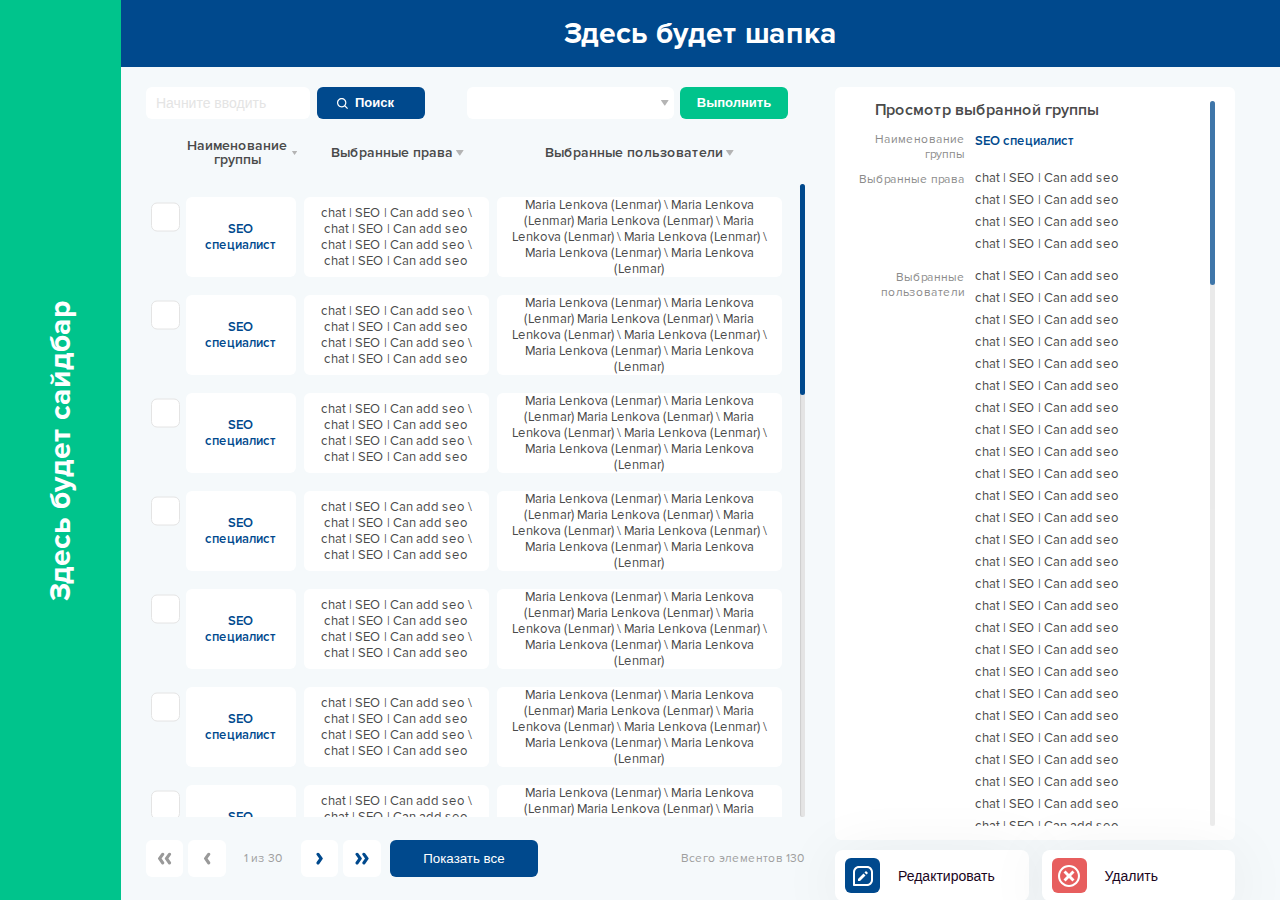
<file: index.html>
<!DOCTYPE html>
<html lang="en">

<head>
    <meta charset="UTF-8">
    <meta http-equiv="X-UA-Compatible" content="IE=edge">
    <meta name="viewport" content="width=device-width, initial-scale=1.0">
    <title>Группы</title>
    <link rel="stylesheet" href="css/nice-select.css">
    <link rel="stylesheet" href="css/datepicker.css">
    <link rel="stylesheet" href="https://cdn.jsdelivr.net/npm/bootstrap@4.6.0/dist/css/bootstrap.min.css" integrity="sha384-B0vP5xmATw1+K9KRQjQERJvTumQW0nPEzvF6L/Z6nronJ3oUOFUFpCjEUQouq2+l" crossorigin="anonymous">
    <link rel="stylesheet" href="css/jquery.mCustomScrollbar.css">
    <link rel="stylesheet" href="css/style.css">
</head>

<body>
    <div class="wrapper">
        <aside class='removed-sidebar'>
            <span>Здесь будет сайдбар</span>
        </aside>
        <main>
            <header class='removed-header'>Здесь будет шапка</header>
            <div class="content">
                <div class="content__left">
                    <div class="content-top">
                        <div class="content-top__left">
                            <div class="search">
                                <input type="text" placeholder="Начните вводить">
                                <button class="blue-btn">
                                    <svg width="11" height="11" viewBox="0 0 11 11" fill="none" xmlns="http://www.w3.org/2000/svg">
                                        <path d="M4.70412 9.40774C5.74783 9.40753 6.76147 9.05814 7.58363 8.41522L10.1685 11L11 10.1686L8.41508 7.58381C9.05837 6.76162 9.40799 5.7478 9.40824 4.70387C9.40824 2.11027 7.29786 0 4.70412 0C2.11039 0 0 2.11027 0 4.70387C0 7.29747 2.11039 9.40774 4.70412 9.40774ZM4.70412 1.17597C6.64986 1.17597 8.23221 2.75823 8.23221 4.70387C8.23221 6.64951 6.64986 8.23177 4.70412 8.23177C2.75838 8.23177 1.17603 6.64951 1.17603 4.70387C1.17603 2.75823 2.75838 1.17597 4.70412 1.17597Z" fill="white"></path>
                                    </svg>
                                    <span>Поиск</span>
                                </button>
                            </div>
                            <div class="action">
                                <select class="select" style="display: none;">
                                    <option disabled="" selected="" value="">Выберите действие</option>
                                    <option value="действие 1">действие 1</option>
                                    <option value="действие 2">действие 2</option>
                                    <option value="действие 3">действие 3</option>
                                </select>
                                <div class="nice-select select" tabindex="0"><span class="current">Выберите действие</span>
                                    <ul class="list">
                                        <li data-value="" class="option selected disabled">Выберите действие</li>
                                        <li data-value="действие 1" class="option">действие 1</li>
                                        <li data-value="действие 2" class="option">действие 2</li>
                                        <li data-value="действие 3" class="option">действие 3</li>
                                    </ul>
                                </div>
                                <button class="green-btn">Выполнить</button>
                            </div>
                        </div>
                    </div>

                    <div class="table">
                        <div class="table__head">
                            <div class="table__head-title"></div>
                            <div class="table__head-title">
                                <span>Наименование группы</span>
                                <svg class="svg-sort" width="8" height="6" viewBox="0 0 8 6" fill="none" xmlns="http://www.w3.org/2000/svg">
                                    <path d="M3.44095 5.46338C3.47535 5.51334 3.52138 5.5542 3.57508 5.58242C3.62878 5.61064 3.68853 5.62539 3.7492 5.62539C3.80986 5.62539 3.86962 5.61064 3.92331 5.58242C3.97701 5.5542 4.02305 5.51334 4.05745 5.46338L7.43245 0.588375C7.47151 0.532147 7.49442 0.466287 7.49869 0.397952C7.50295 0.329618 7.4884 0.261421 7.45663 0.200773C7.42486 0.140124 7.37707 0.0893432 7.31846 0.0539468C7.25985 0.0185505 7.19267 -0.000107379 7.1242 4.6487e-07H0.374198C0.305889 0.000282618 0.23895 0.0191805 0.180578 0.0546616C0.122207 0.0901427 0.0746116 0.140865 0.0429113 0.201373C0.0112111 0.261881 -0.00339494 0.329886 0.000664049 0.398075C0.00472303 0.466263 0.0272934 0.532055 0.065948 0.588375L3.44095 5.46338Z" fill="#B4B4B4"/>
                                </svg>
                            </div>
                            <div class="table__head-title">
                                <span>Выбранные права</span>
                                <svg class="svg-sort" width="8" height="6" viewBox="0 0 8 6" fill="none" xmlns="http://www.w3.org/2000/svg">
                                    <path d="M3.44095 5.46338C3.47535 5.51334 3.52138 5.5542 3.57508 5.58242C3.62878 5.61064 3.68853 5.62539 3.7492 5.62539C3.80986 5.62539 3.86962 5.61064 3.92331 5.58242C3.97701 5.5542 4.02305 5.51334 4.05745 5.46338L7.43245 0.588375C7.47151 0.532147 7.49442 0.466287 7.49869 0.397952C7.50295 0.329618 7.4884 0.261421 7.45663 0.200773C7.42486 0.140124 7.37707 0.0893432 7.31846 0.0539468C7.25985 0.0185505 7.19267 -0.000107379 7.1242 4.6487e-07H0.374198C0.305889 0.000282618 0.23895 0.0191805 0.180578 0.0546616C0.122207 0.0901427 0.0746116 0.140865 0.0429113 0.201373C0.0112111 0.261881 -0.00339494 0.329886 0.000664049 0.398075C0.00472303 0.466263 0.0272934 0.532055 0.065948 0.588375L3.44095 5.46338Z" fill="#B4B4B4"/>
                                </svg>
                            </div>
                            <div class="table__head-title">
                                <span>Выбранные пользователи</span>
                                <svg class="svg-sort" width="8" height="6" viewBox="0 0 8 6" fill="none" xmlns="http://www.w3.org/2000/svg">
                                    <path d="M3.44095 5.46338C3.47535 5.51334 3.52138 5.5542 3.57508 5.58242C3.62878 5.61064 3.68853 5.62539 3.7492 5.62539C3.80986 5.62539 3.86962 5.61064 3.92331 5.58242C3.97701 5.5542 4.02305 5.51334 4.05745 5.46338L7.43245 0.588375C7.47151 0.532147 7.49442 0.466287 7.49869 0.397952C7.50295 0.329618 7.4884 0.261421 7.45663 0.200773C7.42486 0.140124 7.37707 0.0893432 7.31846 0.0539468C7.25985 0.0185505 7.19267 -0.000107379 7.1242 4.6487e-07H0.374198C0.305889 0.000282618 0.23895 0.0191805 0.180578 0.0546616C0.122207 0.0901427 0.0746116 0.140865 0.0429113 0.201373C0.0112111 0.261881 -0.00339494 0.329886 0.000664049 0.398075C0.00472303 0.466263 0.0272934 0.532055 0.065948 0.588375L3.44095 5.46338Z" fill="#B4B4B4"/>
                                </svg>
                            </div>
                        </div>
                        <div class="table__rows" data-mcs-theme="3d-dark">
                            <div class="table__row">
                                <div class="table__check">
                                    <input type="checkbox" class="checkbox" id="c">
                                    <label for="c"></label>
                                </div>
                                <div>SEO специалист</div>
                                <div>chat | SEO | Can add seo \ chat | SEO | Can add seo chat | SEO | Can add seo \ chat | SEO | Can add seo</div>
                                <div>Maria Lenkova (Lenmar) \ Maria Lenkova (Lenmar) Maria Lenkova (Lenmar) \ Maria Lenkova (Lenmar) \ Maria Lenkova (Lenmar) \ Maria Lenkova (Lenmar) \ Maria Lenkova (Lenmar)</div>
                            </div>
                            <div class="table__row">
                                <div class="table__check">
                                    <input type="checkbox" class="checkbox" id="c2">
                                    <label for="c2"></label>
                                </div>
                                <div>SEO специалист</div>
                                <div>chat | SEO | Can add seo \ chat | SEO | Can add seo chat | SEO | Can add seo \ chat | SEO | Can add seo</div>
                                <div>Maria Lenkova (Lenmar) \ Maria Lenkova (Lenmar) Maria Lenkova (Lenmar) \ Maria Lenkova (Lenmar) \ Maria Lenkova (Lenmar) \ Maria Lenkova (Lenmar) \ Maria Lenkova (Lenmar)</div>
                            </div>
                            <div class="table__row">
                                <div class="table__check">
                                    <input type="checkbox" class="checkbox" id="c3">
                                    <label for="c3"></label>
                                </div>
                                <div>SEO специалист</div>
                                <div>chat | SEO | Can add seo \ chat | SEO | Can add seo chat | SEO | Can add seo \ chat | SEO | Can add seo</div>
                                <div>Maria Lenkova (Lenmar) \ Maria Lenkova (Lenmar) Maria Lenkova (Lenmar) \ Maria Lenkova (Lenmar) \ Maria Lenkova (Lenmar) \ Maria Lenkova (Lenmar) \ Maria Lenkova (Lenmar)</div>
                            </div>
                            <div class="table__row">
                                <div class="table__check">
                                    <input type="checkbox" class="checkbox" id="c4">
                                    <label for="c4"></label>
                                </div>
                                <div>SEO специалист</div>
                                <div>chat | SEO | Can add seo \ chat | SEO | Can add seo chat | SEO | Can add seo \ chat | SEO | Can add seo</div>
                                <div>Maria Lenkova (Lenmar) \ Maria Lenkova (Lenmar) Maria Lenkova (Lenmar) \ Maria Lenkova (Lenmar) \ Maria Lenkova (Lenmar) \ Maria Lenkova (Lenmar) \ Maria Lenkova (Lenmar)</div>
                            </div>
                            <div class="table__row">
                                <div class="table__check">
                                    <input type="checkbox" class="checkbox" id="c5">
                                    <label for="c5"></label>
                                </div>
                                <div>SEO специалист</div>
                                <div>chat | SEO | Can add seo \ chat | SEO | Can add seo chat | SEO | Can add seo \ chat | SEO | Can add seo</div>
                                <div>Maria Lenkova (Lenmar) \ Maria Lenkova (Lenmar) Maria Lenkova (Lenmar) \ Maria Lenkova (Lenmar) \ Maria Lenkova (Lenmar) \ Maria Lenkova (Lenmar) \ Maria Lenkova (Lenmar)</div>
                            </div>
                            <div class="table__row">
                                <div class="table__check">
                                    <input type="checkbox" class="checkbox" id="c6">
                                    <label for="c6"></label>
                                </div>
                                <div>SEO специалист</div>
                                <div>chat | SEO | Can add seo \ chat | SEO | Can add seo chat | SEO | Can add seo \ chat | SEO | Can add seo</div>
                                <div>Maria Lenkova (Lenmar) \ Maria Lenkova (Lenmar) Maria Lenkova (Lenmar) \ Maria Lenkova (Lenmar) \ Maria Lenkova (Lenmar) \ Maria Lenkova (Lenmar) \ Maria Lenkova (Lenmar)</div>
                            </div>
                            <div class="table__row">
                                <div class="table__check">
                                    <input type="checkbox" class="checkbox" id="c7">
                                    <label for="c7"></label>
                                </div>
                                <div>SEO специалист</div>
                                <div>chat | SEO | Can add seo \ chat | SEO | Can add seo chat | SEO | Can add seo \ chat | SEO | Can add seo</div>
                                <div>Maria Lenkova (Lenmar) \ Maria Lenkova (Lenmar) Maria Lenkova (Lenmar) \ Maria Lenkova (Lenmar) \ Maria Lenkova (Lenmar) \ Maria Lenkova (Lenmar) \ Maria Lenkova (Lenmar)</div>
                            </div>
                            <div class="table__row">
                                <div class="table__check">
                                    <input type="checkbox" class="checkbox" id="c8">
                                    <label for="c8"></label>
                                </div>
                                <div>SEO специалист</div>
                                <div>chat | SEO | Can add seo \ chat | SEO | Can add seo chat | SEO | Can add seo \ chat | SEO | Can add seo</div>
                                <div>Maria Lenkova (Lenmar) \ Maria Lenkova (Lenmar) Maria Lenkova (Lenmar) \ Maria Lenkova (Lenmar) \ Maria Lenkova (Lenmar) \ Maria Lenkova (Lenmar) \ Maria Lenkova (Lenmar)</div>
                            </div>
                            <div class="table__row">
                                <div class="table__check">
                                    <input type="checkbox" class="checkbox" id="c9">
                                    <label for="c9"></label>
                                </div>
                                <div>SEO специалист</div>
                                <div>chat | SEO | Can add seo \ chat | SEO | Can add seo chat | SEO | Can add seo \ chat | SEO | Can add seo</div>
                                <div>Maria Lenkova (Lenmar) \ Maria Lenkova (Lenmar) Maria Lenkova (Lenmar) \ Maria Lenkova (Lenmar) \ Maria Lenkova (Lenmar) \ Maria Lenkova (Lenmar) \ Maria Lenkova (Lenmar)</div>
                            </div>
                            <div class="table__row">
                                <div class="table__check">
                                    <input type="checkbox" class="checkbox" id="c10">
                                    <label for="c10"></label>
                                </div>
                                <div>SEO специалист</div>
                                <div>chat | SEO | Can add seo \ chat | SEO | Can add seo chat | SEO | Can add seo \ chat | SEO | Can add seo</div>
                                <div>Maria Lenkova (Lenmar) \ Maria Lenkova (Lenmar) Maria Lenkova (Lenmar) \ Maria Lenkova (Lenmar) \ Maria Lenkova (Lenmar) \ Maria Lenkova (Lenmar) \ Maria Lenkova (Lenmar)</div>
                            </div>
                            <div class="table__row">
                                <div class="table__check">
                                    <input type="checkbox" class="checkbox" id="c11">
                                    <label for="c11"></label>
                                </div>
                                <div>SEO специалист</div>
                                <div>chat | SEO | Can add seo \ chat | SEO | Can add seo chat | SEO | Can add seo \ chat | SEO | Can add seo</div>
                                <div>Maria Lenkova (Lenmar) \ Maria Lenkova (Lenmar) Maria Lenkova (Lenmar) \ Maria Lenkova (Lenmar) \ Maria Lenkova (Lenmar) \ Maria Lenkova (Lenmar) \ Maria Lenkova (Lenmar)</div>
                            </div>
                            <div class="table__row">
                                <div class="table__check">
                                    <input type="checkbox" class="checkbox" id="c12">
                                    <label for="c12"></label>
                                </div>
                                <div>SEO специалист</div>
                                <div>chat | SEO | Can add seo \ chat | SEO | Can add seo chat | SEO | Can add seo \ chat | SEO | Can add seo</div>
                                <div>Maria Lenkova (Lenmar) \ Maria Lenkova (Lenmar) Maria Lenkova (Lenmar) \ Maria Lenkova (Lenmar) \ Maria Lenkova (Lenmar) \ Maria Lenkova (Lenmar) \ Maria Lenkova (Lenmar)</div>
                            </div>
                            <div class="table__row">
                                <div class="table__check">
                                    <input type="checkbox" class="checkbox" id="c13">
                                    <label for="c13"></label>
                                </div>
                                <div>SEO специалист</div>
                                <div>chat | SEO | Can add seo \ chat | SEO | Can add seo chat | SEO | Can add seo \ chat | SEO | Can add seo</div>
                                <div>Maria Lenkova (Lenmar) \ Maria Lenkova (Lenmar) Maria Lenkova (Lenmar) \ Maria Lenkova (Lenmar) \ Maria Lenkova (Lenmar) \ Maria Lenkova (Lenmar) \ Maria Lenkova (Lenmar)</div>
                            </div>
                            <div class="table__row">
                                <div class="table__check">
                                    <input type="checkbox" class="checkbox" id="c14">
                                    <label for="c14"></label>
                                </div>
                                <div>SEO специалист</div>
                                <div>chat | SEO | Can add seo \ chat | SEO | Can add seo chat | SEO | Can add seo \ chat | SEO | Can add seo</div>
                                <div>Maria Lenkova (Lenmar) \ Maria Lenkova (Lenmar) Maria Lenkova (Lenmar) \ Maria Lenkova (Lenmar) \ Maria Lenkova (Lenmar) \ Maria Lenkova (Lenmar) \ Maria Lenkova (Lenmar)</div>
                            </div>
                            <div class="table__row">
                                <div class="table__check">
                                    <input type="checkbox" class="checkbox" id="c15">
                                    <label for="c15"></label>
                                </div>
                                <div>SEO специалист</div>
                                <div>chat | SEO | Can add seo \ chat | SEO | Can add seo chat | SEO | Can add seo \ chat | SEO | Can add seo</div>
                                <div>Maria Lenkova (Lenmar) \ Maria Lenkova (Lenmar) Maria Lenkova (Lenmar) \ Maria Lenkova (Lenmar) \ Maria Lenkova (Lenmar) \ Maria Lenkova (Lenmar) \ Maria Lenkova (Lenmar)</div>
                            </div>2

                        </div>


                    </div>
                    <div class="content-bottom">
                        <div class="content-bottom__left">
                            <div class="pagination">
                                <button class="pagination__btn pagination__btn--disabled">
                            <svg width="15" height="13" viewBox="0 0 15 13" fill="none" xmlns="http://www.w3.org/2000/svg">
                                <path d="M1.089 7.08982L4.53102 11.9035C4.82069 12.3125 5.28929 12.5596 5.79196 12.5596C7.06142 12.5596 7.79413 11.1282 7.06142 10.0973L4.5651 6.59567L7.06142 3.09401C7.80264 2.06311 7.06142 0.631772 5.79196 0.631772C5.28929 0.631772 4.81218 0.878848 4.5225 1.2878L1.08048 6.10152C0.876002 6.39971 0.876002 6.79163 1.089 7.08982Z" fill="#00498D"></path>
                                <path d="M7.90443 7.08982L11.3379 11.9035C11.6361 12.3125 12.1047 12.5596 12.6074 12.5596C13.8768 12.5596 14.6181 11.1282 13.8768 10.0973L11.3805 6.59567L13.8768 3.09401C14.6181 2.06311 13.8768 0.631772 12.6074 0.631772C12.1047 0.631772 11.6276 0.878848 11.3379 1.2878L7.89591 6.10152C7.69143 6.39971 7.69143 6.79163 7.90443 7.08982Z" fill="#00498D"></path>
                            </svg>
                        </button>
                                <button class="pagination__btn pagination__btn--disabled">
                            <svg width="8" height="13" viewBox="0 0 8 13" fill="none" xmlns="http://www.w3.org/2000/svg">
                                <path d="M1.09583 7.08982L4.53786 11.9035C4.82753 12.3125 5.29612 12.5596 5.79879 12.5596C7.06825 12.5596 7.80096 11.1282 7.06825 10.0973L4.57194 6.59567L7.06825 3.09401C7.80948 2.06311 7.06825 0.631772 5.79879 0.631772C5.29612 0.631772 4.81901 0.878848 4.52934 1.2878L1.08731 6.10152C0.882838 6.39971 0.882838 6.79163 1.09583 7.08982Z" fill="#00498D"></path>
                            </svg>
                        </button>
                                <span>1 из 30</span>
                                <button class="pagination__btn">
                            <svg width="7" height="13" viewBox="0 0 7 13" fill="none" xmlns="http://www.w3.org/2000/svg">
                                <path d="M6.66393 6.10146L3.22191 1.28774C2.93224 0.87879 2.46364 0.631714 1.96097 0.631714C0.691513 0.631714 -0.0411954 2.06305 0.691512 3.09395L3.18783 6.59561L0.691512 10.0973C-0.0497153 11.1282 0.691513 12.5595 1.96097 12.5595C2.46364 12.5595 2.94075 12.3124 3.23043 11.9035L6.67245 7.08976C6.87693 6.79157 6.87693 6.39966 6.66393 6.10146Z" fill="#00498D"></path>
                            </svg>
                        </button>
                                <button class="pagination__btn">
                            <svg width="14" height="13" viewBox="0 0 14 13" fill="none" xmlns="http://www.w3.org/2000/svg">
                                <path d="M13.5223 6.10146L10.0803 1.28774C9.79063 0.87879 9.32204 0.631714 8.81937 0.631714C7.54991 0.631714 6.8172 2.06305 7.54991 3.09395L10.0462 6.59561L7.54991 10.0973C6.80868 11.1282 7.54991 12.5595 8.81937 12.5595C9.32204 12.5595 9.79915 12.3124 10.0888 11.9035L13.5308 7.08976C13.7353 6.79157 13.7353 6.39966 13.5223 6.10146Z" fill="#00498D"></path>
                                <path d="M6.7069 6.10146L3.2734 1.28774C2.9752 0.87879 2.50661 0.631714 2.00394 0.631714C0.734481 0.631714 -0.00674638 2.06305 0.734481 3.09395L3.2308 6.59561L0.734481 10.0973C-0.00674638 11.1282 0.734481 12.5595 2.00394 12.5595C2.50661 12.5595 2.98372 12.3124 3.2734 11.9035L6.71542 7.08976C6.9199 6.79157 6.9199 6.39966 6.7069 6.10146Z" fill="#00498D"></path>
                            </svg>
                        </button>
                            </div>
                            <button class="show__all blue-btn">
                        Показать все
                        <select class="select" style="display: none;">
                            <option value="10">10</option>
                            <option value="20">20</option>
                            <option value="30">30</option>
                        </select><div class="nice-select select" tabindex="0"><span class="current">10</span><ul class="list"><li data-value="10" class="option selected">10</li><li data-value="20" class="option">20</li><li data-value="30" class="option">30</li></ul></div>
                    </button>
                        </div>
                        <div class="content-bottom__right">
                            Всего элементов 130
                        </div>
                    </div>
                </div>
                <div class="content__right">
                    <div class="content__right-inner">

                        <div class="group-view">
                            <p class="content__right-title">Просмотр выбранной группы</p>
                            <div class="group-view__item">
                                <span>Наименование группы</span>
                                <div>
                                    <strong>SEO специалист</strong>
                                </div>
                            </div>
                            <div class="group-view__item">
                                <span>Выбранные права</span>
                                <div>
                                    <p>chat | SEO | Can add seo</p>
                                    <p>chat | SEO | Can add seo</p>
                                    <p>chat | SEO | Can add seo</p>
                                    <p>chat | SEO | Can add seo</p>

                                </div>
                            </div>
                            <div class="group-view__item">
                                <span>Выбранные пользователи</span>
                                <div>
                                    <p>chat | SEO | Can add seo</p>
                                    <p>chat | SEO | Can add seo</p>
                                    <p>chat | SEO | Can add seo</p>
                                    <p>chat | SEO | Can add seo</p>
                                    <p>chat | SEO | Can add seo</p>
                                    <p>chat | SEO | Can add seo</p>
                                    <p>chat | SEO | Can add seo</p>
                                    <p>chat | SEO | Can add seo</p>
                                    <p>chat | SEO | Can add seo</p>
                                    <p>chat | SEO | Can add seo</p>
                                    <p>chat | SEO | Can add seo</p>
                                    <p>chat | SEO | Can add seo</p>
                                    <p>chat | SEO | Can add seo</p>
                                    <p>chat | SEO | Can add seo</p>
                                    <p>chat | SEO | Can add seo</p>
                                    <p>chat | SEO | Can add seo</p>
                                    <p>chat | SEO | Can add seo</p>
                                    <p>chat | SEO | Can add seo</p>
                                    <p>chat | SEO | Can add seo</p>
                                    <p>chat | SEO | Can add seo</p>
                                    <p>chat | SEO | Can add seo</p>
                                    <p>chat | SEO | Can add seo</p>
                                    <p>chat | SEO | Can add seo</p>
                                    <p>chat | SEO | Can add seo</p>
                                    <p>chat | SEO | Can add seo</p>
                                    <p>chat | SEO | Can add seo</p>
                                    <p>chat | SEO | Can add seo</p>
                                    <p>chat | SEO | Can add seo</p>
                                    <p>chat | SEO | Can add seo</p>
                                    <p>chat | SEO | Can add seo</p>
                                    <p>chat | SEO | Can add seo</p>
                                    <p>chat | SEO | Can add seo</p>
                                    <p>chat | SEO | Can add seo</p>
                                    <p>chat | SEO | Can add seo</p>
                                    <p>chat | SEO | Can add seo</p>
                                    <p>chat | SEO | Can add seo</p>
                                    <p>chat | SEO | Can add seo</p>
                                    <p>chat | SEO | Can add seo</p>
                                    <p>chat | SEO | Can add seo</p>
                                    <p>chat | SEO | Can add seo</p>
                                    <p>chat | SEO | Can add seo</p>
                                    <p>chat | SEO | Can add seo</p>
                                    <p>chat | SEO | Can add seo</p>
                                    <p>chat | SEO | Can add seo</p>
                                    <p>chat | SEO | Can add seo</p>
                                    <p>chat | SEO | Can add seo</p>
                                    <p>chat | SEO | Can add seo</p>
                                    <p>chat | SEO | Can add seo</p>
                                    <p>chat | SEO | Can add seo</p>
                                    <p>chat | SEO | Can add seo</p>
                                    <p>chat | SEO | Can add seo</p>
                                    <p>chat | SEO | Can add seo</p>
                                    <p>chat | SEO | Can add seo</p>
                                    <p>chat | SEO | Can add seo</p>
                                    <p>chat | SEO | Can add seo</p>
                                    <p>chat | SEO | Can add seo</p>
                                    <p>chat | SEO | Can add seo</p>
                                    <p>chat | SEO | Can add seo</p>
                                    <p>chat | SEO | Can add seo</p>
                                    <p>chat | SEO | Can add seo</p>
                                </div>
                            </div>
                        </div>
                    </div>
                    <div class="content__right-nav">
                        <button class="edit-btn custom-btn">
                            <i>
                                <svg width="20" height="20" viewBox="0 0 20 20" fill="none" xmlns="http://www.w3.org/2000/svg">
                                    <path d="M14 0H6C2.691 0 0 2.691 0 6V19C0 19.2652 0.105357 19.5196 0.292893 19.7071C0.48043 19.8946 0.734784 20 1 20H14C17.309 20 20 17.309 20 14V6C20 2.691 17.309 0 14 0ZM18 14C18 16.206 16.206 18 14 18H2V6C2 3.794 3.794 2 6 2H14C16.206 2 18 3.794 18 6V14Z" fill="white"></path>
                                    <path d="M5 12.9868V14.9858H6.999L12.528 9.46382L10.53 7.46582L5 12.9868Z" fill="white"></path>
                                    <path d="M13.4707 8.522L11.4727 6.522L12.9957 5L14.9957 6.999L13.4707 8.522Z" fill="white"></path>
                                </svg>
                            </i>
                            <span>Редактировать</span>
                        </button>
                        <button class="delete-btn custom-btn">
                            <i>
                                <svg width="22" height="22" viewBox="0 0 22 22" fill="none" xmlns="http://www.w3.org/2000/svg">
                                    <path d="M11 0C8.08262 0 5.28473 1.15893 3.22183 3.22183C1.15893 5.28473 0 8.08262 0 11C0 13.9174 1.15893 16.7153 3.22183 18.7782C5.28473 20.8411 8.08262 22 11 22C13.9174 22 16.7153 20.8411 18.7782 18.7782C20.8411 16.7153 22 13.9174 22 11C22 8.08262 20.8411 5.28473 18.7782 3.22183C16.7153 1.15893 13.9174 0 11 0V0ZM11 19.9375C8.62963 19.9375 6.35634 18.9959 4.68023 17.3198C3.00413 15.6437 2.0625 13.3704 2.0625 11C2.0625 8.62963 3.00413 6.35634 4.68023 4.68023C6.35634 3.00413 8.62963 2.0625 11 2.0625C13.3704 2.0625 15.6437 3.00413 17.3198 4.68023C18.9959 6.35634 19.9375 8.62963 19.9375 11C19.9375 13.3704 18.9959 15.6437 17.3198 17.3198C15.6437 18.9959 13.3704 19.9375 11 19.9375Z" fill="#FFFFFF"></path>
                                    <path d="M14.4375 5.5L11 8.9375L7.5625 5.5L5.5 7.5625L8.9375 11L5.5 14.4375L7.5625 16.5L11 13.0625L14.4375 16.5L16.5 14.4375L13.0625 11L16.5 7.5625L14.4375 5.5Z" fill="#FFFFFF"></path>
                                </svg>
                            </i>
                            <span>Удалить</span>
                        </button>
                    </div>
                </div>

            </div>
        </main>
    </div>

    <script src="js/jquery-1.11.3.min.js"></script>
    <script src="js/bootstrap.min.js"></script>
    <script src="js/jquery.mCustomScrollbar.concat.min.js"></script>
    <script src="js/jquery.nice-select.min.js"></script>
    <script src="js/datapicker.js"></script>
    <script src="js/chart.min.js"></script>

    <script src="js/index.js"></script>
</body>

</html>
</file>
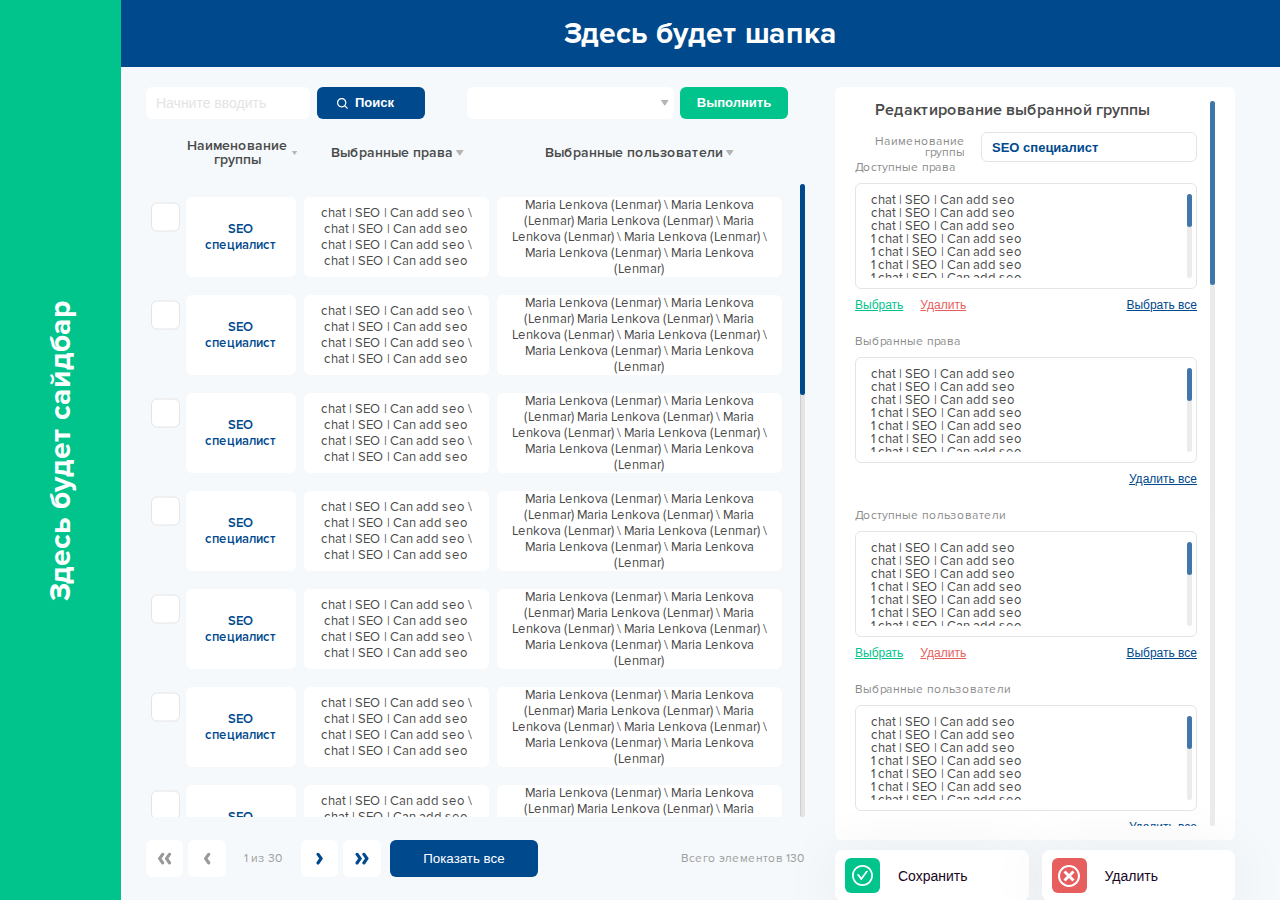
<file: index2.html>
<!DOCTYPE html>
<html lang="en">

<head>
    <meta charset="UTF-8">
    <meta http-equiv="X-UA-Compatible" content="IE=edge">
    <meta name="viewport" content="width=device-width, initial-scale=1.0">
    <title>Группы</title>
    <link rel="stylesheet" href="css/nice-select.css">
    <link rel="stylesheet" href="css/datepicker.css">
    <link rel="stylesheet" href="https://cdn.jsdelivr.net/npm/bootstrap@4.6.0/dist/css/bootstrap.min.css" integrity="sha384-B0vP5xmATw1+K9KRQjQERJvTumQW0nPEzvF6L/Z6nronJ3oUOFUFpCjEUQouq2+l" crossorigin="anonymous">
    <link rel="stylesheet" href="css/jquery.mCustomScrollbar.css">
    <link rel="stylesheet" href="css/style.css">
</head>

<body>
    <div class="wrapper">
        <aside class='removed-sidebar'>
            <span>Здесь будет сайдбар</span>
        </aside>
        <main>
            <header class='removed-header'>Здесь будет шапка</header>
            <div class="content">
                <div class="content__left">
                    <div class="content-top">
                        <div class="content-top__left">
                            <div class="search">
                                <input type="text" placeholder="Начните вводить">
                                <button class="blue-btn">
                                    <svg width="11" height="11" viewBox="0 0 11 11" fill="none" xmlns="http://www.w3.org/2000/svg">
                                        <path d="M4.70412 9.40774C5.74783 9.40753 6.76147 9.05814 7.58363 8.41522L10.1685 11L11 10.1686L8.41508 7.58381C9.05837 6.76162 9.40799 5.7478 9.40824 4.70387C9.40824 2.11027 7.29786 0 4.70412 0C2.11039 0 0 2.11027 0 4.70387C0 7.29747 2.11039 9.40774 4.70412 9.40774ZM4.70412 1.17597C6.64986 1.17597 8.23221 2.75823 8.23221 4.70387C8.23221 6.64951 6.64986 8.23177 4.70412 8.23177C2.75838 8.23177 1.17603 6.64951 1.17603 4.70387C1.17603 2.75823 2.75838 1.17597 4.70412 1.17597Z" fill="white"></path>
                                    </svg>
                                    <span>Поиск</span>
                                </button>
                            </div>
                            <div class="action">
                                <select class="select" style="display: none;">
                                    <option disabled="" selected="" value="">Выберите действие</option>
                                    <option value="действие 1">действие 1</option>
                                    <option value="действие 2">действие 2</option>
                                    <option value="действие 3">действие 3</option>
                                </select>
                                <div class="nice-select select" tabindex="0"><span class="current">Выберите действие</span>
                                    <ul class="list">
                                        <li data-value="" class="option selected disabled">Выберите действие</li>
                                        <li data-value="действие 1" class="option">действие 1</li>
                                        <li data-value="действие 2" class="option">действие 2</li>
                                        <li data-value="действие 3" class="option">действие 3</li>
                                    </ul>
                                </div>
                                <button class="green-btn">Выполнить</button>
                            </div>
                        </div>
                    </div>

                    <div class="table">
                        <div class="table__head">
                            <div class="table__head-title"></div>
                            <div class="table__head-title">
                                <span>Наименование группы</span>
                                <svg class="svg-sort" width="8" height="6" viewBox="0 0 8 6" fill="none" xmlns="http://www.w3.org/2000/svg">
                                    <path d="M3.44095 5.46338C3.47535 5.51334 3.52138 5.5542 3.57508 5.58242C3.62878 5.61064 3.68853 5.62539 3.7492 5.62539C3.80986 5.62539 3.86962 5.61064 3.92331 5.58242C3.97701 5.5542 4.02305 5.51334 4.05745 5.46338L7.43245 0.588375C7.47151 0.532147 7.49442 0.466287 7.49869 0.397952C7.50295 0.329618 7.4884 0.261421 7.45663 0.200773C7.42486 0.140124 7.37707 0.0893432 7.31846 0.0539468C7.25985 0.0185505 7.19267 -0.000107379 7.1242 4.6487e-07H0.374198C0.305889 0.000282618 0.23895 0.0191805 0.180578 0.0546616C0.122207 0.0901427 0.0746116 0.140865 0.0429113 0.201373C0.0112111 0.261881 -0.00339494 0.329886 0.000664049 0.398075C0.00472303 0.466263 0.0272934 0.532055 0.065948 0.588375L3.44095 5.46338Z" fill="#B4B4B4"/>
                                </svg>
                            </div>
                            <div class="table__head-title">
                                <span>Выбранные права</span>
                                <svg class="svg-sort" width="8" height="6" viewBox="0 0 8 6" fill="none" xmlns="http://www.w3.org/2000/svg">
                                    <path d="M3.44095 5.46338C3.47535 5.51334 3.52138 5.5542 3.57508 5.58242C3.62878 5.61064 3.68853 5.62539 3.7492 5.62539C3.80986 5.62539 3.86962 5.61064 3.92331 5.58242C3.97701 5.5542 4.02305 5.51334 4.05745 5.46338L7.43245 0.588375C7.47151 0.532147 7.49442 0.466287 7.49869 0.397952C7.50295 0.329618 7.4884 0.261421 7.45663 0.200773C7.42486 0.140124 7.37707 0.0893432 7.31846 0.0539468C7.25985 0.0185505 7.19267 -0.000107379 7.1242 4.6487e-07H0.374198C0.305889 0.000282618 0.23895 0.0191805 0.180578 0.0546616C0.122207 0.0901427 0.0746116 0.140865 0.0429113 0.201373C0.0112111 0.261881 -0.00339494 0.329886 0.000664049 0.398075C0.00472303 0.466263 0.0272934 0.532055 0.065948 0.588375L3.44095 5.46338Z" fill="#B4B4B4"/>
                                </svg>
                            </div>
                            <div class="table__head-title">
                                <span>Выбранные пользователи</span>
                                <svg class="svg-sort" width="8" height="6" viewBox="0 0 8 6" fill="none" xmlns="http://www.w3.org/2000/svg">
                                    <path d="M3.44095 5.46338C3.47535 5.51334 3.52138 5.5542 3.57508 5.58242C3.62878 5.61064 3.68853 5.62539 3.7492 5.62539C3.80986 5.62539 3.86962 5.61064 3.92331 5.58242C3.97701 5.5542 4.02305 5.51334 4.05745 5.46338L7.43245 0.588375C7.47151 0.532147 7.49442 0.466287 7.49869 0.397952C7.50295 0.329618 7.4884 0.261421 7.45663 0.200773C7.42486 0.140124 7.37707 0.0893432 7.31846 0.0539468C7.25985 0.0185505 7.19267 -0.000107379 7.1242 4.6487e-07H0.374198C0.305889 0.000282618 0.23895 0.0191805 0.180578 0.0546616C0.122207 0.0901427 0.0746116 0.140865 0.0429113 0.201373C0.0112111 0.261881 -0.00339494 0.329886 0.000664049 0.398075C0.00472303 0.466263 0.0272934 0.532055 0.065948 0.588375L3.44095 5.46338Z" fill="#B4B4B4"/>
                                </svg>
                            </div>
                        </div>
                        <div class="table__rows" data-mcs-theme="3d-dark">
                            <div class="table__row">
                                <div class="table__check">
                                    <input type="checkbox" class="checkbox" id="c">
                                    <label for="c"></label>
                                </div>
                                <div>SEO специалист</div>
                                <div>chat | SEO | Can add seo \ chat | SEO | Can add seo chat | SEO | Can add seo \ chat | SEO | Can add seo</div>
                                <div>Maria Lenkova (Lenmar) \ Maria Lenkova (Lenmar) Maria Lenkova (Lenmar) \ Maria Lenkova (Lenmar) \ Maria Lenkova (Lenmar) \ Maria Lenkova (Lenmar) \ Maria Lenkova (Lenmar)</div>
                            </div>
                            <div class="table__row">
                                <div class="table__check">
                                    <input type="checkbox" class="checkbox" id="c2">
                                    <label for="c2"></label>
                                </div>
                                <div>SEO специалист</div>
                                <div>chat | SEO | Can add seo \ chat | SEO | Can add seo chat | SEO | Can add seo \ chat | SEO | Can add seo</div>
                                <div>Maria Lenkova (Lenmar) \ Maria Lenkova (Lenmar) Maria Lenkova (Lenmar) \ Maria Lenkova (Lenmar) \ Maria Lenkova (Lenmar) \ Maria Lenkova (Lenmar) \ Maria Lenkova (Lenmar)</div>
                            </div>
                            <div class="table__row">
                                <div class="table__check">
                                    <input type="checkbox" class="checkbox" id="c3">
                                    <label for="c3"></label>
                                </div>
                                <div>SEO специалист</div>
                                <div>chat | SEO | Can add seo \ chat | SEO | Can add seo chat | SEO | Can add seo \ chat | SEO | Can add seo</div>
                                <div>Maria Lenkova (Lenmar) \ Maria Lenkova (Lenmar) Maria Lenkova (Lenmar) \ Maria Lenkova (Lenmar) \ Maria Lenkova (Lenmar) \ Maria Lenkova (Lenmar) \ Maria Lenkova (Lenmar)</div>
                            </div>
                            <div class="table__row">
                                <div class="table__check">
                                    <input type="checkbox" class="checkbox" id="c4">
                                    <label for="c4"></label>
                                </div>
                                <div>SEO специалист</div>
                                <div>chat | SEO | Can add seo \ chat | SEO | Can add seo chat | SEO | Can add seo \ chat | SEO | Can add seo</div>
                                <div>Maria Lenkova (Lenmar) \ Maria Lenkova (Lenmar) Maria Lenkova (Lenmar) \ Maria Lenkova (Lenmar) \ Maria Lenkova (Lenmar) \ Maria Lenkova (Lenmar) \ Maria Lenkova (Lenmar)</div>
                            </div>
                            <div class="table__row">
                                <div class="table__check">
                                    <input type="checkbox" class="checkbox" id="c5">
                                    <label for="c5"></label>
                                </div>
                                <div>SEO специалист</div>
                                <div>chat | SEO | Can add seo \ chat | SEO | Can add seo chat | SEO | Can add seo \ chat | SEO | Can add seo</div>
                                <div>Maria Lenkova (Lenmar) \ Maria Lenkova (Lenmar) Maria Lenkova (Lenmar) \ Maria Lenkova (Lenmar) \ Maria Lenkova (Lenmar) \ Maria Lenkova (Lenmar) \ Maria Lenkova (Lenmar)</div>
                            </div>
                            <div class="table__row">
                                <div class="table__check">
                                    <input type="checkbox" class="checkbox" id="c6">
                                    <label for="c6"></label>
                                </div>
                                <div>SEO специалист</div>
                                <div>chat | SEO | Can add seo \ chat | SEO | Can add seo chat | SEO | Can add seo \ chat | SEO | Can add seo</div>
                                <div>Maria Lenkova (Lenmar) \ Maria Lenkova (Lenmar) Maria Lenkova (Lenmar) \ Maria Lenkova (Lenmar) \ Maria Lenkova (Lenmar) \ Maria Lenkova (Lenmar) \ Maria Lenkova (Lenmar)</div>
                            </div>
                            <div class="table__row">
                                <div class="table__check">
                                    <input type="checkbox" class="checkbox" id="c7">
                                    <label for="c7"></label>
                                </div>
                                <div>SEO специалист</div>
                                <div>chat | SEO | Can add seo \ chat | SEO | Can add seo chat | SEO | Can add seo \ chat | SEO | Can add seo</div>
                                <div>Maria Lenkova (Lenmar) \ Maria Lenkova (Lenmar) Maria Lenkova (Lenmar) \ Maria Lenkova (Lenmar) \ Maria Lenkova (Lenmar) \ Maria Lenkova (Lenmar) \ Maria Lenkova (Lenmar)</div>
                            </div>
                            <div class="table__row">
                                <div class="table__check">
                                    <input type="checkbox" class="checkbox" id="c8">
                                    <label for="c8"></label>
                                </div>
                                <div>SEO специалист</div>
                                <div>chat | SEO | Can add seo \ chat | SEO | Can add seo chat | SEO | Can add seo \ chat | SEO | Can add seo</div>
                                <div>Maria Lenkova (Lenmar) \ Maria Lenkova (Lenmar) Maria Lenkova (Lenmar) \ Maria Lenkova (Lenmar) \ Maria Lenkova (Lenmar) \ Maria Lenkova (Lenmar) \ Maria Lenkova (Lenmar)</div>
                            </div>
                            <div class="table__row">
                                <div class="table__check">
                                    <input type="checkbox" class="checkbox" id="c9">
                                    <label for="c9"></label>
                                </div>
                                <div>SEO специалист</div>
                                <div>chat | SEO | Can add seo \ chat | SEO | Can add seo chat | SEO | Can add seo \ chat | SEO | Can add seo</div>
                                <div>Maria Lenkova (Lenmar) \ Maria Lenkova (Lenmar) Maria Lenkova (Lenmar) \ Maria Lenkova (Lenmar) \ Maria Lenkova (Lenmar) \ Maria Lenkova (Lenmar) \ Maria Lenkova (Lenmar)</div>
                            </div>
                            <div class="table__row">
                                <div class="table__check">
                                    <input type="checkbox" class="checkbox" id="c10">
                                    <label for="c10"></label>
                                </div>
                                <div>SEO специалист</div>
                                <div>chat | SEO | Can add seo \ chat | SEO | Can add seo chat | SEO | Can add seo \ chat | SEO | Can add seo</div>
                                <div>Maria Lenkova (Lenmar) \ Maria Lenkova (Lenmar) Maria Lenkova (Lenmar) \ Maria Lenkova (Lenmar) \ Maria Lenkova (Lenmar) \ Maria Lenkova (Lenmar) \ Maria Lenkova (Lenmar)</div>
                            </div>
                            <div class="table__row">
                                <div class="table__check">
                                    <input type="checkbox" class="checkbox" id="c11">
                                    <label for="c11"></label>
                                </div>
                                <div>SEO специалист</div>
                                <div>chat | SEO | Can add seo \ chat | SEO | Can add seo chat | SEO | Can add seo \ chat | SEO | Can add seo</div>
                                <div>Maria Lenkova (Lenmar) \ Maria Lenkova (Lenmar) Maria Lenkova (Lenmar) \ Maria Lenkova (Lenmar) \ Maria Lenkova (Lenmar) \ Maria Lenkova (Lenmar) \ Maria Lenkova (Lenmar)</div>
                            </div>
                            <div class="table__row">
                                <div class="table__check">
                                    <input type="checkbox" class="checkbox" id="c12">
                                    <label for="c12"></label>
                                </div>
                                <div>SEO специалист</div>
                                <div>chat | SEO | Can add seo \ chat | SEO | Can add seo chat | SEO | Can add seo \ chat | SEO | Can add seo</div>
                                <div>Maria Lenkova (Lenmar) \ Maria Lenkova (Lenmar) Maria Lenkova (Lenmar) \ Maria Lenkova (Lenmar) \ Maria Lenkova (Lenmar) \ Maria Lenkova (Lenmar) \ Maria Lenkova (Lenmar)</div>
                            </div>
                            <div class="table__row">
                                <div class="table__check">
                                    <input type="checkbox" class="checkbox" id="c13">
                                    <label for="c13"></label>
                                </div>
                                <div>SEO специалист</div>
                                <div>chat | SEO | Can add seo \ chat | SEO | Can add seo chat | SEO | Can add seo \ chat | SEO | Can add seo</div>
                                <div>Maria Lenkova (Lenmar) \ Maria Lenkova (Lenmar) Maria Lenkova (Lenmar) \ Maria Lenkova (Lenmar) \ Maria Lenkova (Lenmar) \ Maria Lenkova (Lenmar) \ Maria Lenkova (Lenmar)</div>
                            </div>
                            <div class="table__row">
                                <div class="table__check">
                                    <input type="checkbox" class="checkbox" id="c14">
                                    <label for="c14"></label>
                                </div>
                                <div>SEO специалист</div>
                                <div>chat | SEO | Can add seo \ chat | SEO | Can add seo chat | SEO | Can add seo \ chat | SEO | Can add seo</div>
                                <div>Maria Lenkova (Lenmar) \ Maria Lenkova (Lenmar) Maria Lenkova (Lenmar) \ Maria Lenkova (Lenmar) \ Maria Lenkova (Lenmar) \ Maria Lenkova (Lenmar) \ Maria Lenkova (Lenmar)</div>
                            </div>
                            <div class="table__row">
                                <div class="table__check">
                                    <input type="checkbox" class="checkbox" id="c15">
                                    <label for="c15"></label>
                                </div>
                                <div>SEO специалист</div>
                                <div>chat | SEO | Can add seo \ chat | SEO | Can add seo chat | SEO | Can add seo \ chat | SEO | Can add seo</div>
                                <div>Maria Lenkova (Lenmar) \ Maria Lenkova (Lenmar) Maria Lenkova (Lenmar) \ Maria Lenkova (Lenmar) \ Maria Lenkova (Lenmar) \ Maria Lenkova (Lenmar) \ Maria Lenkova (Lenmar)</div>
                            </div>2

                        </div>


                    </div>
                    <div class="content-bottom">
                        <div class="content-bottom__left">
                            <div class="pagination">
                                <button class="pagination__btn pagination__btn--disabled">
                            <svg width="15" height="13" viewBox="0 0 15 13" fill="none" xmlns="http://www.w3.org/2000/svg">
                                <path d="M1.089 7.08982L4.53102 11.9035C4.82069 12.3125 5.28929 12.5596 5.79196 12.5596C7.06142 12.5596 7.79413 11.1282 7.06142 10.0973L4.5651 6.59567L7.06142 3.09401C7.80264 2.06311 7.06142 0.631772 5.79196 0.631772C5.28929 0.631772 4.81218 0.878848 4.5225 1.2878L1.08048 6.10152C0.876002 6.39971 0.876002 6.79163 1.089 7.08982Z" fill="#00498D"></path>
                                <path d="M7.90443 7.08982L11.3379 11.9035C11.6361 12.3125 12.1047 12.5596 12.6074 12.5596C13.8768 12.5596 14.6181 11.1282 13.8768 10.0973L11.3805 6.59567L13.8768 3.09401C14.6181 2.06311 13.8768 0.631772 12.6074 0.631772C12.1047 0.631772 11.6276 0.878848 11.3379 1.2878L7.89591 6.10152C7.69143 6.39971 7.69143 6.79163 7.90443 7.08982Z" fill="#00498D"></path>
                            </svg>
                        </button>
                                <button class="pagination__btn pagination__btn--disabled">
                            <svg width="8" height="13" viewBox="0 0 8 13" fill="none" xmlns="http://www.w3.org/2000/svg">
                                <path d="M1.09583 7.08982L4.53786 11.9035C4.82753 12.3125 5.29612 12.5596 5.79879 12.5596C7.06825 12.5596 7.80096 11.1282 7.06825 10.0973L4.57194 6.59567L7.06825 3.09401C7.80948 2.06311 7.06825 0.631772 5.79879 0.631772C5.29612 0.631772 4.81901 0.878848 4.52934 1.2878L1.08731 6.10152C0.882838 6.39971 0.882838 6.79163 1.09583 7.08982Z" fill="#00498D"></path>
                            </svg>
                        </button>
                                <span>1 из 30</span>
                                <button class="pagination__btn">
                            <svg width="7" height="13" viewBox="0 0 7 13" fill="none" xmlns="http://www.w3.org/2000/svg">
                                <path d="M6.66393 6.10146L3.22191 1.28774C2.93224 0.87879 2.46364 0.631714 1.96097 0.631714C0.691513 0.631714 -0.0411954 2.06305 0.691512 3.09395L3.18783 6.59561L0.691512 10.0973C-0.0497153 11.1282 0.691513 12.5595 1.96097 12.5595C2.46364 12.5595 2.94075 12.3124 3.23043 11.9035L6.67245 7.08976C6.87693 6.79157 6.87693 6.39966 6.66393 6.10146Z" fill="#00498D"></path>
                            </svg>
                        </button>
                                <button class="pagination__btn">
                            <svg width="14" height="13" viewBox="0 0 14 13" fill="none" xmlns="http://www.w3.org/2000/svg">
                                <path d="M13.5223 6.10146L10.0803 1.28774C9.79063 0.87879 9.32204 0.631714 8.81937 0.631714C7.54991 0.631714 6.8172 2.06305 7.54991 3.09395L10.0462 6.59561L7.54991 10.0973C6.80868 11.1282 7.54991 12.5595 8.81937 12.5595C9.32204 12.5595 9.79915 12.3124 10.0888 11.9035L13.5308 7.08976C13.7353 6.79157 13.7353 6.39966 13.5223 6.10146Z" fill="#00498D"></path>
                                <path d="M6.7069 6.10146L3.2734 1.28774C2.9752 0.87879 2.50661 0.631714 2.00394 0.631714C0.734481 0.631714 -0.00674638 2.06305 0.734481 3.09395L3.2308 6.59561L0.734481 10.0973C-0.00674638 11.1282 0.734481 12.5595 2.00394 12.5595C2.50661 12.5595 2.98372 12.3124 3.2734 11.9035L6.71542 7.08976C6.9199 6.79157 6.9199 6.39966 6.7069 6.10146Z" fill="#00498D"></path>
                            </svg>
                        </button>
                            </div>
                            <button class="show__all blue-btn">
                        Показать все
                        <select class="select" style="display: none;">
                            <option value="10">10</option>
                            <option value="20">20</option>
                            <option value="30">30</option>
                        </select><div class="nice-select select" tabindex="0"><span class="current">10</span><ul class="list"><li data-value="10" class="option selected">10</li><li data-value="20" class="option">20</li><li data-value="30" class="option">30</li></ul></div>
                    </button>
                        </div>
                        <div class="content-bottom__right">
                            Всего элементов 130
                        </div>
                    </div>
                </div>
                <div class="content__right">
                    <div class="content__right-inner">

                        <div class="group-edit">
                            <p class="content__right-title">Редактирование выбранной группы</p>
                            <div class="group-edit__top">
                                <span>Наименование группы</span>
                                <div>
                                    <input type="text" value="SEO специалист">
                                </div>
                            </div>
                            <div class="group-edit__item">
                                <span>Доступные права</span>
                                <div class="group-edit__item-edit-block">
                                    chat | SEO | Can add seo <br> chat | SEO | Can add seo <br> chat | SEO | Can add seo <br>1 chat | SEO | Can add seo <br>1 chat | SEO | Can add seo <br>1 chat | SEO | Can add seo <br>1 chat | SEO | Can add seo <br>1
                                    chat | SEO | Can add seo <br> chat | SEO | Can add seo <br>
                                </div>
                                <div class="group-edit__item-nav">
                                    <button class="group-edit__item-btn-green">Выбрать</button>
                                    <button class="group-edit__item-btn-red">Удалить</button>
                                    <button class="group-edit__item-btn-blue">Выбрать все</button>
                                </div>
                            </div>
                            <div class="group-edit__item">
                                <span>Выбранные права</span>
                                <div class="group-edit__item-edit-block">
                                    chat | SEO | Can add seo <br> chat | SEO | Can add seo <br> chat | SEO | Can add seo <br>1 chat | SEO | Can add seo <br>1 chat | SEO | Can add seo <br>1 chat | SEO | Can add seo <br>1 chat | SEO | Can add seo <br>1
                                    chat | SEO | Can add seo <br> chat | SEO | Can add seo <br>
                                </div>
                                <div class="group-edit__item-nav">
                                    <button class="group-edit__item-btn-blue">Удалить все</button>
                                </div>
                            </div>
                            <div class="group-edit__item">
                                <span>Доступные пользователи</span>
                                <div class="group-edit__item-edit-block">
                                    chat | SEO | Can add seo <br> chat | SEO | Can add seo <br> chat | SEO | Can add seo <br>1 chat | SEO | Can add seo <br>1 chat | SEO | Can add seo <br>1 chat | SEO | Can add seo <br>1 chat | SEO | Can add seo <br>1
                                    chat | SEO | Can add seo <br> chat | SEO | Can add seo <br>
                                </div>
                                <div class="group-edit__item-nav">
                                    <button class="group-edit__item-btn-green">Выбрать</button>
                                    <button class="group-edit__item-btn-red">Удалить</button>
                                    <button class="group-edit__item-btn-blue">Выбрать все</button>
                                </div>
                            </div>
                            <div class="group-edit__item">
                                <span>Выбранные пользователи</span>
                                <div class="group-edit__item-edit-block">
                                    chat | SEO | Can add seo <br> chat | SEO | Can add seo <br> chat | SEO | Can add seo <br>1 chat | SEO | Can add seo <br>1 chat | SEO | Can add seo <br>1 chat | SEO | Can add seo <br>1 chat | SEO | Can add seo <br>1
                                    chat | SEO | Can add seo <br> chat | SEO | Can add seo <br>
                                </div>
                                <div class="group-edit__item-nav">
                                    <button class="group-edit__item-btn-blue">Удалить все</button>
                                </div>
                            </div>
                        </div>
                    </div>
                    <div class="content__right-nav">
                        <button class="save-btn custom-btn">
                            <i>
                                <svg width="21" height="21" viewBox="0 0 21 21" fill="none" xmlns="http://www.w3.org/2000/svg">
                                    <path d="M15.7751 6H14.4522C14.1645 6 13.8909 6.13869 13.7217 6.37644L9.28767 12.5467L7.2794 9.75024C7.11017 9.51532 6.83939 9.37381 6.54887 9.37381H5.22601C5.04267 9.37381 4.93548 9.58325 5.04267 9.73326L8.55714 14.6241C8.64016 14.7404 8.74961 14.8352 8.87641 14.9005C9.00321 14.9659 9.14371 15 9.28626 15C9.42882 15 9.56932 14.9659 9.69612 14.9005C9.82292 14.8352 9.93237 14.7404 10.0154 14.6241L15.9556 6.35946C16.0656 6.20945 15.9584 6 15.7751 6Z" fill="white"></path>
                                    <path d="M10.5 0C4.70156 0 0 4.70156 0 10.5C0 16.2984 4.70156 21 10.5 21C16.2984 21 21 16.2984 21 10.5C21 4.70156 16.2984 0 10.5 0ZM10.5 19.2188C5.68594 19.2188 1.78125 15.3141 1.78125 10.5C1.78125 5.68594 5.68594 1.78125 10.5 1.78125C15.3141 1.78125 19.2188 5.68594 19.2188 10.5C19.2188 15.3141 15.3141 19.2188 10.5 19.2188Z" fill="white"></path>
                                </svg>
                            </i>
                            <span>Сохранить</span>
                        </button>
                        <button class="delete-btn custom-btn">
                            <i>
                                <svg width="22" height="22" viewBox="0 0 22 22" fill="none" xmlns="http://www.w3.org/2000/svg">
                                    <path d="M11 0C8.08262 0 5.28473 1.15893 3.22183 3.22183C1.15893 5.28473 0 8.08262 0 11C0 13.9174 1.15893 16.7153 3.22183 18.7782C5.28473 20.8411 8.08262 22 11 22C13.9174 22 16.7153 20.8411 18.7782 18.7782C20.8411 16.7153 22 13.9174 22 11C22 8.08262 20.8411 5.28473 18.7782 3.22183C16.7153 1.15893 13.9174 0 11 0V0ZM11 19.9375C8.62963 19.9375 6.35634 18.9959 4.68023 17.3198C3.00413 15.6437 2.0625 13.3704 2.0625 11C2.0625 8.62963 3.00413 6.35634 4.68023 4.68023C6.35634 3.00413 8.62963 2.0625 11 2.0625C13.3704 2.0625 15.6437 3.00413 17.3198 4.68023C18.9959 6.35634 19.9375 8.62963 19.9375 11C19.9375 13.3704 18.9959 15.6437 17.3198 17.3198C15.6437 18.9959 13.3704 19.9375 11 19.9375Z" fill="#FFFFFF"></path>
                                    <path d="M14.4375 5.5L11 8.9375L7.5625 5.5L5.5 7.5625L8.9375 11L5.5 14.4375L7.5625 16.5L11 13.0625L14.4375 16.5L16.5 14.4375L13.0625 11L16.5 7.5625L14.4375 5.5Z" fill="#FFFFFF"></path>
                                </svg>
                            </i>
                            <span>Удалить</span>
                        </button>
                    </div>
                </div>

            </div>
        </main>
    </div>

    <script src="js/jquery-1.11.3.min.js"></script>
    <script src="js/bootstrap.min.js"></script>
    <script src="js/jquery.mCustomScrollbar.concat.min.js"></script>
    <script src="js/jquery.nice-select.min.js"></script>
    <script src="js/datapicker.js"></script>
    <script src="js/chart.min.js"></script>

    <script src="js/index.js"></script>
</body>

</html>
</file>
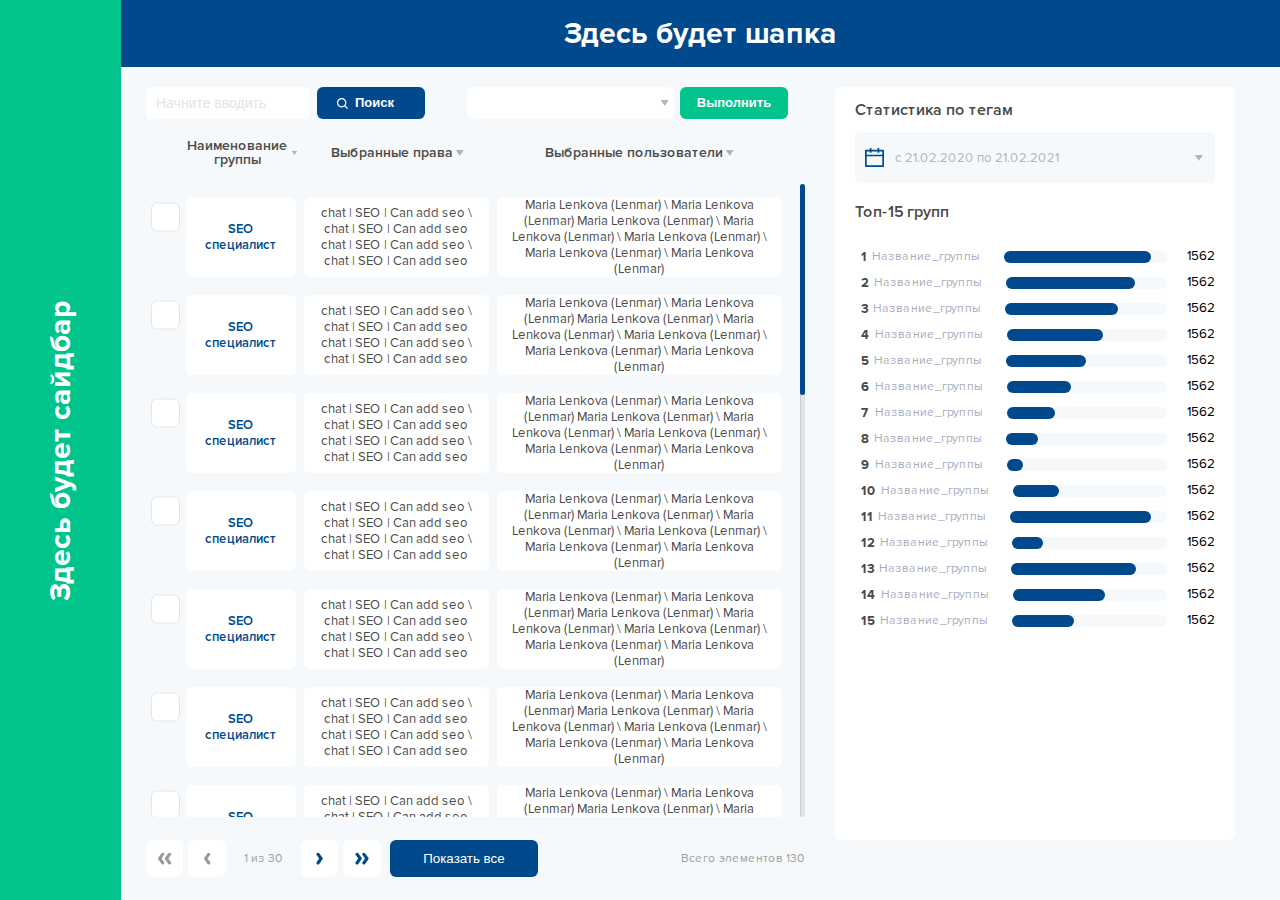
<file: index3.html>
<!DOCTYPE html>
<html lang="en">

<head>
    <meta charset="UTF-8">
    <meta http-equiv="X-UA-Compatible" content="IE=edge">
    <meta name="viewport" content="width=device-width, initial-scale=1.0">
    <title>Группы</title>
    <link rel="stylesheet" href="css/nice-select.css">
    <link rel="stylesheet" href="css/datepicker.css">
    <link rel="stylesheet" href="https://cdn.jsdelivr.net/npm/bootstrap@4.6.0/dist/css/bootstrap.min.css" integrity="sha384-B0vP5xmATw1+K9KRQjQERJvTumQW0nPEzvF6L/Z6nronJ3oUOFUFpCjEUQouq2+l" crossorigin="anonymous">
    <link rel="stylesheet" href="css/jquery.mCustomScrollbar.css">
    <link rel="stylesheet" href="css/style.css">
</head>

<body>
    <div class="wrapper">
        <aside class='removed-sidebar'>
            <span>Здесь будет сайдбар</span>
        </aside>
        <main>
            <header class='removed-header'>Здесь будет шапка</header>
            <div class="content">
                <div class="content__left">
                    <div class="content-top">
                        <div class="content-top__left">
                            <div class="search">
                                <input type="text" placeholder="Начните вводить">
                                <button class="blue-btn">
                                    <svg width="11" height="11" viewBox="0 0 11 11" fill="none" xmlns="http://www.w3.org/2000/svg">
                                        <path d="M4.70412 9.40774C5.74783 9.40753 6.76147 9.05814 7.58363 8.41522L10.1685 11L11 10.1686L8.41508 7.58381C9.05837 6.76162 9.40799 5.7478 9.40824 4.70387C9.40824 2.11027 7.29786 0 4.70412 0C2.11039 0 0 2.11027 0 4.70387C0 7.29747 2.11039 9.40774 4.70412 9.40774ZM4.70412 1.17597C6.64986 1.17597 8.23221 2.75823 8.23221 4.70387C8.23221 6.64951 6.64986 8.23177 4.70412 8.23177C2.75838 8.23177 1.17603 6.64951 1.17603 4.70387C1.17603 2.75823 2.75838 1.17597 4.70412 1.17597Z" fill="white"></path>
                                    </svg>
                                    <span>Поиск</span>
                                </button>
                            </div>
                            <div class="action">
                                <select class="select" style="display: none;">
                                    <option disabled="" selected="" value="">Выберите действие</option>
                                    <option value="действие 1">действие 1</option>
                                    <option value="действие 2">действие 2</option>
                                    <option value="действие 3">действие 3</option>
                                </select>
                                <div class="nice-select select" tabindex="0"><span class="current">Выберите действие</span>
                                    <ul class="list">
                                        <li data-value="" class="option selected disabled">Выберите действие</li>
                                        <li data-value="действие 1" class="option">действие 1</li>
                                        <li data-value="действие 2" class="option">действие 2</li>
                                        <li data-value="действие 3" class="option">действие 3</li>
                                    </ul>
                                </div>
                                <button class="green-btn">Выполнить</button>
                            </div>
                        </div>
                    </div>

                    <div class="table">
                        <div class="table__head">
                            <div class="table__head-title"></div>
                            <div class="table__head-title">
                                <span>Наименование группы</span>
                                <svg class="svg-sort" width="8" height="6" viewBox="0 0 8 6" fill="none" xmlns="http://www.w3.org/2000/svg">
                                    <path d="M3.44095 5.46338C3.47535 5.51334 3.52138 5.5542 3.57508 5.58242C3.62878 5.61064 3.68853 5.62539 3.7492 5.62539C3.80986 5.62539 3.86962 5.61064 3.92331 5.58242C3.97701 5.5542 4.02305 5.51334 4.05745 5.46338L7.43245 0.588375C7.47151 0.532147 7.49442 0.466287 7.49869 0.397952C7.50295 0.329618 7.4884 0.261421 7.45663 0.200773C7.42486 0.140124 7.37707 0.0893432 7.31846 0.0539468C7.25985 0.0185505 7.19267 -0.000107379 7.1242 4.6487e-07H0.374198C0.305889 0.000282618 0.23895 0.0191805 0.180578 0.0546616C0.122207 0.0901427 0.0746116 0.140865 0.0429113 0.201373C0.0112111 0.261881 -0.00339494 0.329886 0.000664049 0.398075C0.00472303 0.466263 0.0272934 0.532055 0.065948 0.588375L3.44095 5.46338Z" fill="#B4B4B4"/>
                                </svg>
                            </div>
                            <div class="table__head-title">
                                <span>Выбранные права</span>
                                <svg class="svg-sort" width="8" height="6" viewBox="0 0 8 6" fill="none" xmlns="http://www.w3.org/2000/svg">
                                    <path d="M3.44095 5.46338C3.47535 5.51334 3.52138 5.5542 3.57508 5.58242C3.62878 5.61064 3.68853 5.62539 3.7492 5.62539C3.80986 5.62539 3.86962 5.61064 3.92331 5.58242C3.97701 5.5542 4.02305 5.51334 4.05745 5.46338L7.43245 0.588375C7.47151 0.532147 7.49442 0.466287 7.49869 0.397952C7.50295 0.329618 7.4884 0.261421 7.45663 0.200773C7.42486 0.140124 7.37707 0.0893432 7.31846 0.0539468C7.25985 0.0185505 7.19267 -0.000107379 7.1242 4.6487e-07H0.374198C0.305889 0.000282618 0.23895 0.0191805 0.180578 0.0546616C0.122207 0.0901427 0.0746116 0.140865 0.0429113 0.201373C0.0112111 0.261881 -0.00339494 0.329886 0.000664049 0.398075C0.00472303 0.466263 0.0272934 0.532055 0.065948 0.588375L3.44095 5.46338Z" fill="#B4B4B4"/>
                                </svg>
                            </div>
                            <div class="table__head-title">
                                <span>Выбранные пользователи</span>
                                <svg class="svg-sort" width="8" height="6" viewBox="0 0 8 6" fill="none" xmlns="http://www.w3.org/2000/svg">
                                    <path d="M3.44095 5.46338C3.47535 5.51334 3.52138 5.5542 3.57508 5.58242C3.62878 5.61064 3.68853 5.62539 3.7492 5.62539C3.80986 5.62539 3.86962 5.61064 3.92331 5.58242C3.97701 5.5542 4.02305 5.51334 4.05745 5.46338L7.43245 0.588375C7.47151 0.532147 7.49442 0.466287 7.49869 0.397952C7.50295 0.329618 7.4884 0.261421 7.45663 0.200773C7.42486 0.140124 7.37707 0.0893432 7.31846 0.0539468C7.25985 0.0185505 7.19267 -0.000107379 7.1242 4.6487e-07H0.374198C0.305889 0.000282618 0.23895 0.0191805 0.180578 0.0546616C0.122207 0.0901427 0.0746116 0.140865 0.0429113 0.201373C0.0112111 0.261881 -0.00339494 0.329886 0.000664049 0.398075C0.00472303 0.466263 0.0272934 0.532055 0.065948 0.588375L3.44095 5.46338Z" fill="#B4B4B4"/>
                                </svg>
                            </div>
                        </div>
                        <div class="table__rows" data-mcs-theme="3d-dark">
                            <div class="table__row">
                                <div class="table__check">
                                    <input type="checkbox" class="checkbox" id="c">
                                    <label for="c"></label>
                                </div>
                                <div>SEO специалист</div>
                                <div>chat | SEO | Can add seo \ chat | SEO | Can add seo chat | SEO | Can add seo \ chat | SEO | Can add seo</div>
                                <div>Maria Lenkova (Lenmar) \ Maria Lenkova (Lenmar) Maria Lenkova (Lenmar) \ Maria Lenkova (Lenmar) \ Maria Lenkova (Lenmar) \ Maria Lenkova (Lenmar) \ Maria Lenkova (Lenmar)</div>
                            </div>
                            <div class="table__row">
                                <div class="table__check">
                                    <input type="checkbox" class="checkbox" id="c2">
                                    <label for="c2"></label>
                                </div>
                                <div>SEO специалист</div>
                                <div>chat | SEO | Can add seo \ chat | SEO | Can add seo chat | SEO | Can add seo \ chat | SEO | Can add seo</div>
                                <div>Maria Lenkova (Lenmar) \ Maria Lenkova (Lenmar) Maria Lenkova (Lenmar) \ Maria Lenkova (Lenmar) \ Maria Lenkova (Lenmar) \ Maria Lenkova (Lenmar) \ Maria Lenkova (Lenmar)</div>
                            </div>
                            <div class="table__row">
                                <div class="table__check">
                                    <input type="checkbox" class="checkbox" id="c3">
                                    <label for="c3"></label>
                                </div>
                                <div>SEO специалист</div>
                                <div>chat | SEO | Can add seo \ chat | SEO | Can add seo chat | SEO | Can add seo \ chat | SEO | Can add seo</div>
                                <div>Maria Lenkova (Lenmar) \ Maria Lenkova (Lenmar) Maria Lenkova (Lenmar) \ Maria Lenkova (Lenmar) \ Maria Lenkova (Lenmar) \ Maria Lenkova (Lenmar) \ Maria Lenkova (Lenmar)</div>
                            </div>
                            <div class="table__row">
                                <div class="table__check">
                                    <input type="checkbox" class="checkbox" id="c4">
                                    <label for="c4"></label>
                                </div>
                                <div>SEO специалист</div>
                                <div>chat | SEO | Can add seo \ chat | SEO | Can add seo chat | SEO | Can add seo \ chat | SEO | Can add seo</div>
                                <div>Maria Lenkova (Lenmar) \ Maria Lenkova (Lenmar) Maria Lenkova (Lenmar) \ Maria Lenkova (Lenmar) \ Maria Lenkova (Lenmar) \ Maria Lenkova (Lenmar) \ Maria Lenkova (Lenmar)</div>
                            </div>
                            <div class="table__row">
                                <div class="table__check">
                                    <input type="checkbox" class="checkbox" id="c5">
                                    <label for="c5"></label>
                                </div>
                                <div>SEO специалист</div>
                                <div>chat | SEO | Can add seo \ chat | SEO | Can add seo chat | SEO | Can add seo \ chat | SEO | Can add seo</div>
                                <div>Maria Lenkova (Lenmar) \ Maria Lenkova (Lenmar) Maria Lenkova (Lenmar) \ Maria Lenkova (Lenmar) \ Maria Lenkova (Lenmar) \ Maria Lenkova (Lenmar) \ Maria Lenkova (Lenmar)</div>
                            </div>
                            <div class="table__row">
                                <div class="table__check">
                                    <input type="checkbox" class="checkbox" id="c6">
                                    <label for="c6"></label>
                                </div>
                                <div>SEO специалист</div>
                                <div>chat | SEO | Can add seo \ chat | SEO | Can add seo chat | SEO | Can add seo \ chat | SEO | Can add seo</div>
                                <div>Maria Lenkova (Lenmar) \ Maria Lenkova (Lenmar) Maria Lenkova (Lenmar) \ Maria Lenkova (Lenmar) \ Maria Lenkova (Lenmar) \ Maria Lenkova (Lenmar) \ Maria Lenkova (Lenmar)</div>
                            </div>
                            <div class="table__row">
                                <div class="table__check">
                                    <input type="checkbox" class="checkbox" id="c7">
                                    <label for="c7"></label>
                                </div>
                                <div>SEO специалист</div>
                                <div>chat | SEO | Can add seo \ chat | SEO | Can add seo chat | SEO | Can add seo \ chat | SEO | Can add seo</div>
                                <div>Maria Lenkova (Lenmar) \ Maria Lenkova (Lenmar) Maria Lenkova (Lenmar) \ Maria Lenkova (Lenmar) \ Maria Lenkova (Lenmar) \ Maria Lenkova (Lenmar) \ Maria Lenkova (Lenmar)</div>
                            </div>
                            <div class="table__row">
                                <div class="table__check">
                                    <input type="checkbox" class="checkbox" id="c8">
                                    <label for="c8"></label>
                                </div>
                                <div>SEO специалист</div>
                                <div>chat | SEO | Can add seo \ chat | SEO | Can add seo chat | SEO | Can add seo \ chat | SEO | Can add seo</div>
                                <div>Maria Lenkova (Lenmar) \ Maria Lenkova (Lenmar) Maria Lenkova (Lenmar) \ Maria Lenkova (Lenmar) \ Maria Lenkova (Lenmar) \ Maria Lenkova (Lenmar) \ Maria Lenkova (Lenmar)</div>
                            </div>
                            <div class="table__row">
                                <div class="table__check">
                                    <input type="checkbox" class="checkbox" id="c9">
                                    <label for="c9"></label>
                                </div>
                                <div>SEO специалист</div>
                                <div>chat | SEO | Can add seo \ chat | SEO | Can add seo chat | SEO | Can add seo \ chat | SEO | Can add seo</div>
                                <div>Maria Lenkova (Lenmar) \ Maria Lenkova (Lenmar) Maria Lenkova (Lenmar) \ Maria Lenkova (Lenmar) \ Maria Lenkova (Lenmar) \ Maria Lenkova (Lenmar) \ Maria Lenkova (Lenmar)</div>
                            </div>
                            <div class="table__row">
                                <div class="table__check">
                                    <input type="checkbox" class="checkbox" id="c10">
                                    <label for="c10"></label>
                                </div>
                                <div>SEO специалист</div>
                                <div>chat | SEO | Can add seo \ chat | SEO | Can add seo chat | SEO | Can add seo \ chat | SEO | Can add seo</div>
                                <div>Maria Lenkova (Lenmar) \ Maria Lenkova (Lenmar) Maria Lenkova (Lenmar) \ Maria Lenkova (Lenmar) \ Maria Lenkova (Lenmar) \ Maria Lenkova (Lenmar) \ Maria Lenkova (Lenmar)</div>
                            </div>
                            <div class="table__row">
                                <div class="table__check">
                                    <input type="checkbox" class="checkbox" id="c11">
                                    <label for="c11"></label>
                                </div>
                                <div>SEO специалист</div>
                                <div>chat | SEO | Can add seo \ chat | SEO | Can add seo chat | SEO | Can add seo \ chat | SEO | Can add seo</div>
                                <div>Maria Lenkova (Lenmar) \ Maria Lenkova (Lenmar) Maria Lenkova (Lenmar) \ Maria Lenkova (Lenmar) \ Maria Lenkova (Lenmar) \ Maria Lenkova (Lenmar) \ Maria Lenkova (Lenmar)</div>
                            </div>
                            <div class="table__row">
                                <div class="table__check">
                                    <input type="checkbox" class="checkbox" id="c12">
                                    <label for="c12"></label>
                                </div>
                                <div>SEO специалист</div>
                                <div>chat | SEO | Can add seo \ chat | SEO | Can add seo chat | SEO | Can add seo \ chat | SEO | Can add seo</div>
                                <div>Maria Lenkova (Lenmar) \ Maria Lenkova (Lenmar) Maria Lenkova (Lenmar) \ Maria Lenkova (Lenmar) \ Maria Lenkova (Lenmar) \ Maria Lenkova (Lenmar) \ Maria Lenkova (Lenmar)</div>
                            </div>
                            <div class="table__row">
                                <div class="table__check">
                                    <input type="checkbox" class="checkbox" id="c13">
                                    <label for="c13"></label>
                                </div>
                                <div>SEO специалист</div>
                                <div>chat | SEO | Can add seo \ chat | SEO | Can add seo chat | SEO | Can add seo \ chat | SEO | Can add seo</div>
                                <div>Maria Lenkova (Lenmar) \ Maria Lenkova (Lenmar) Maria Lenkova (Lenmar) \ Maria Lenkova (Lenmar) \ Maria Lenkova (Lenmar) \ Maria Lenkova (Lenmar) \ Maria Lenkova (Lenmar)</div>
                            </div>
                            <div class="table__row">
                                <div class="table__check">
                                    <input type="checkbox" class="checkbox" id="c14">
                                    <label for="c14"></label>
                                </div>
                                <div>SEO специалист</div>
                                <div>chat | SEO | Can add seo \ chat | SEO | Can add seo chat | SEO | Can add seo \ chat | SEO | Can add seo</div>
                                <div>Maria Lenkova (Lenmar) \ Maria Lenkova (Lenmar) Maria Lenkova (Lenmar) \ Maria Lenkova (Lenmar) \ Maria Lenkova (Lenmar) \ Maria Lenkova (Lenmar) \ Maria Lenkova (Lenmar)</div>
                            </div>
                            <div class="table__row">
                                <div class="table__check">
                                    <input type="checkbox" class="checkbox" id="c15">
                                    <label for="c15"></label>
                                </div>
                                <div>SEO специалист</div>
                                <div>chat | SEO | Can add seo \ chat | SEO | Can add seo chat | SEO | Can add seo \ chat | SEO | Can add seo</div>
                                <div>Maria Lenkova (Lenmar) \ Maria Lenkova (Lenmar) Maria Lenkova (Lenmar) \ Maria Lenkova (Lenmar) \ Maria Lenkova (Lenmar) \ Maria Lenkova (Lenmar) \ Maria Lenkova (Lenmar)</div>
                            </div>2

                        </div>


                    </div>
                    <div class="content-bottom">
                        <div class="content-bottom__left">
                            <div class="pagination">
                                <button class="pagination__btn pagination__btn--disabled">
                            <svg width="15" height="13" viewBox="0 0 15 13" fill="none" xmlns="http://www.w3.org/2000/svg">
                                <path d="M1.089 7.08982L4.53102 11.9035C4.82069 12.3125 5.28929 12.5596 5.79196 12.5596C7.06142 12.5596 7.79413 11.1282 7.06142 10.0973L4.5651 6.59567L7.06142 3.09401C7.80264 2.06311 7.06142 0.631772 5.79196 0.631772C5.28929 0.631772 4.81218 0.878848 4.5225 1.2878L1.08048 6.10152C0.876002 6.39971 0.876002 6.79163 1.089 7.08982Z" fill="#00498D"></path>
                                <path d="M7.90443 7.08982L11.3379 11.9035C11.6361 12.3125 12.1047 12.5596 12.6074 12.5596C13.8768 12.5596 14.6181 11.1282 13.8768 10.0973L11.3805 6.59567L13.8768 3.09401C14.6181 2.06311 13.8768 0.631772 12.6074 0.631772C12.1047 0.631772 11.6276 0.878848 11.3379 1.2878L7.89591 6.10152C7.69143 6.39971 7.69143 6.79163 7.90443 7.08982Z" fill="#00498D"></path>
                            </svg>
                        </button>
                                <button class="pagination__btn pagination__btn--disabled">
                            <svg width="8" height="13" viewBox="0 0 8 13" fill="none" xmlns="http://www.w3.org/2000/svg">
                                <path d="M1.09583 7.08982L4.53786 11.9035C4.82753 12.3125 5.29612 12.5596 5.79879 12.5596C7.06825 12.5596 7.80096 11.1282 7.06825 10.0973L4.57194 6.59567L7.06825 3.09401C7.80948 2.06311 7.06825 0.631772 5.79879 0.631772C5.29612 0.631772 4.81901 0.878848 4.52934 1.2878L1.08731 6.10152C0.882838 6.39971 0.882838 6.79163 1.09583 7.08982Z" fill="#00498D"></path>
                            </svg>
                        </button>
                                <span>1 из 30</span>
                                <button class="pagination__btn">
                            <svg width="7" height="13" viewBox="0 0 7 13" fill="none" xmlns="http://www.w3.org/2000/svg">
                                <path d="M6.66393 6.10146L3.22191 1.28774C2.93224 0.87879 2.46364 0.631714 1.96097 0.631714C0.691513 0.631714 -0.0411954 2.06305 0.691512 3.09395L3.18783 6.59561L0.691512 10.0973C-0.0497153 11.1282 0.691513 12.5595 1.96097 12.5595C2.46364 12.5595 2.94075 12.3124 3.23043 11.9035L6.67245 7.08976C6.87693 6.79157 6.87693 6.39966 6.66393 6.10146Z" fill="#00498D"></path>
                            </svg>
                        </button>
                                <button class="pagination__btn">
                            <svg width="14" height="13" viewBox="0 0 14 13" fill="none" xmlns="http://www.w3.org/2000/svg">
                                <path d="M13.5223 6.10146L10.0803 1.28774C9.79063 0.87879 9.32204 0.631714 8.81937 0.631714C7.54991 0.631714 6.8172 2.06305 7.54991 3.09395L10.0462 6.59561L7.54991 10.0973C6.80868 11.1282 7.54991 12.5595 8.81937 12.5595C9.32204 12.5595 9.79915 12.3124 10.0888 11.9035L13.5308 7.08976C13.7353 6.79157 13.7353 6.39966 13.5223 6.10146Z" fill="#00498D"></path>
                                <path d="M6.7069 6.10146L3.2734 1.28774C2.9752 0.87879 2.50661 0.631714 2.00394 0.631714C0.734481 0.631714 -0.00674638 2.06305 0.734481 3.09395L3.2308 6.59561L0.734481 10.0973C-0.00674638 11.1282 0.734481 12.5595 2.00394 12.5595C2.50661 12.5595 2.98372 12.3124 3.2734 11.9035L6.71542 7.08976C6.9199 6.79157 6.9199 6.39966 6.7069 6.10146Z" fill="#00498D"></path>
                            </svg>
                        </button>
                            </div>
                            <button class="show__all blue-btn">
                        Показать все
                        <select class="select" style="display: none;">
                            <option value="10">10</option>
                            <option value="20">20</option>
                            <option value="30">30</option>
                        </select><div class="nice-select select" tabindex="0"><span class="current">10</span><ul class="list"><li data-value="10" class="option selected">10</li><li data-value="20" class="option">20</li><li data-value="30" class="option">30</li></ul></div>
                    </button>
                        </div>
                        <div class="content-bottom__right">
                            Всего элементов 130
                        </div>
                    </div>
                </div>
                <div class="content__right">
                    <div class="content__right-inner">
                        <p class="content__right-title">Статистика по тегам</p>
                        <div class="datapicker">
                            <div class="datapicker__show">
                                <img src="img/calendar.svg" alt="">
                                <span>с 21.02.2020 </span>&#160;по&#160;
                                <span> 21.02.2021</span>
                            </div>
                            <div class="datapicker__hidden">
                                <div class="datapicker__hidden-nav">
                                    <select class="select select-month">
                                        <option value="Январь">Январь</option>
                                        <option selected value="Февраль">Февраль</option>
                                        <option value="Март">Март</option>
                                        <option value="Апрель">Апрель</option>
                                        <option value="Май">Май</option>
                                        <option value="Июнь">Июнь</option>
                                        <option value="Июль">Июль</option>
                                        <option value="Август">Август</option>
                                        <option value="Сентябрь">Сентябрь</option>
                                        <option value="Октябрь">Октябрь</option>
                                        <option value="Ноябрь">Ноябрь</option>
                                        <option value="Декабрь">Декабрь</option>
                                    </select>
                                    <select class="select select-year">
                                        <option selected value="2020">2020</option>
                                        <option value="2021">2021</option>
                                        <option value="2022">2022</option>
                                        <option value="2023">2023</option>
                                        <option value="2024">2024</option>
                                        <option value="2025">2025</option>
                                        <option value="2026">2026</option>
                                        <option value="2027">2027</option>
                                        <option value="2028">2028</option>
                                        <option value="2029">2029</option>
                                        <option value="2030">2030</option>
                                        <option value="2031">2031</option>
                                        <option value="2032">2032</option>
                                    </select>
                                </div>
                                <div class="datapicker__days-top">
                                    <div>Пн</div>
                                    <div>Вт</div>
                                    <div>Ср</div>
                                    <div>Чт</div>
                                    <div>Пт</div>
                                    <div>Сб</div>
                                    <div>Вс</div>
                                </div>
                                <div class="datapicker__days">
                                    <div class="datapicker__day datapicker__day--disabled">28</div>
                                    <div class="datapicker__day datapicker__day--disabled">29</div>
                                    <div class="datapicker__day datapicker__day--disabled">30</div>
                                    <div class="datapicker__day datapicker__day--disabled">31</div>
                                    <div class="datapicker__day">1</div>
                                    <div class="datapicker__day">2</div>
                                    <div class="datapicker__day datapicker__day--weekend">3</div>
                                    <div class="datapicker__day">4</div>
                                    <div class="datapicker__day">5</div>
                                    <div class="datapicker__day">6</div>
                                    <div class="datapicker__day">7</div>
                                    <div class="datapicker__day">8</div>
                                    <div class="datapicker__day">9</div>
                                    <div class="datapicker__day datapicker__day--weekend">10</div>
                                    <div class="datapicker__day">11</div>
                                    <div class="datapicker__day">12</div>
                                    <div class="datapicker__day">13</div>
                                    <div class="datapicker__day">14</div>
                                    <div class="datapicker__day">15</div>
                                    <div class="datapicker__day">16</div>
                                    <div class="datapicker__day datapicker__day--weekend">17</div>
                                    <div class="datapicker__day">18</div>
                                    <div class="datapicker__day">19</div>
                                    <div class="datapicker__day">20</div>
                                    <div class="datapicker__day datapicker__day--from">21</div>
                                    <div class="datapicker__day">22</div>
                                    <div class="datapicker__day datapicker__day--to">23</div>
                                    <div class="datapicker__day datapicker__day--weekend">24</div>
                                    <div class="datapicker__day">25</div>
                                    <div class="datapicker__day">26</div>
                                    <div class="datapicker__day">27</div>
                                    <div class="datapicker__day">28</div>
                                    <div class="datapicker__day">29</div>
                                    <div class="datapicker__day">30</div>
                                    <div class="datapicker__day datapicker__day--disabled datapicker__day--weekend">1</div>
                                </div>
                            </div>
                        </div>
                        <div class="categories">
                            <p class="categories__title">Топ-15 групп</p>
                            <div class="categories__item">
                                <strong>1</strong>
                                <span>Название_группы</span>
                                <progress value="90" max="100"></progress>
                                <small>1562</small>
                            </div>
                            <div class="categories__item">
                                <strong>2</strong>
                                <span>Название_группы</span>
                                <progress value="80" max="100"></progress>
                                <small>1562</small>
                            </div>
                            <div class="categories__item">
                                <strong>3</strong>
                                <span>Название_группы</span>
                                <progress value="70" max="100"></progress>
                                <small>1562</small>
                            </div>
                            <div class="categories__item">
                                <strong>4</strong>
                                <span>Название_группы</span>
                                <progress value="60" max="100"></progress>
                                <small>1562</small>
                            </div>
                            <div class="categories__item">
                                <strong>5</strong>
                                <span>Название_группы</span>
                                <progress value="50" max="100"></progress>
                                <small>1562</small>
                            </div>
                            <div class="categories__item">
                                <strong>6</strong>
                                <span>Название_группы</span>
                                <progress value="40" max="100"></progress>
                                <small>1562</small>
                            </div>
                            <div class="categories__item">
                                <strong>7</strong>
                                <span>Название_группы</span>
                                <progress value="30" max="100"></progress>
                                <small>1562</small>
                            </div>
                            <div class="categories__item">
                                <strong>8</strong>
                                <span>Название_группы</span>
                                <progress value="20" max="100"></progress>
                                <small>1562</small>
                            </div>
                            <div class="categories__item">
                                <strong>9</strong>
                                <span>Название_группы</span>
                                <progress value="10" max="100"></progress>
                                <small>1562</small>
                            </div>
                            <div class="categories__item">
                                <strong>10</strong>
                                <span>Название_группы</span>
                                <progress value="30" max="100"></progress>
                                <small>1562</small>
                            </div>
                            <div class="categories__item">
                                <strong>11</strong>
                                <span>Название_группы</span>
                                <progress value="90" max="100"></progress>
                                <small>1562</small>
                            </div>
                            <div class="categories__item">
                                <strong>12</strong>
                                <span>Название_группы</span>
                                <progress value="20" max="100"></progress>
                                <small>1562</small>
                            </div>
                            <div class="categories__item">
                                <strong>13</strong>
                                <span>Название_группы</span>
                                <progress value="80" max="100"></progress>
                                <small>1562</small>
                            </div>
                            <div class="categories__item">
                                <strong>14</strong>
                                <span>Название_группы</span>
                                <progress value="60" max="100"></progress>
                                <small>1562</small>
                            </div>
                            <div class="categories__item">
                                <strong>15</strong>
                                <span>Название_группы</span>
                                <progress value="40" max="100"></progress>
                                <small>1562</small>
                            </div>
                        </div>

                    </div>
                </div>

            </div>
        </main>
    </div>

    <script src="js/jquery-1.11.3.min.js"></script>
    <script src="js/bootstrap.min.js"></script>
    <script src="js/jquery.mCustomScrollbar.concat.min.js"></script>
    <script src="js/jquery.nice-select.min.js"></script>
    <script src="js/datapicker.js"></script>
    <script src="js/chart.min.js"></script>

    <script src="js/index.js"></script>
</body>

</html>
</file>
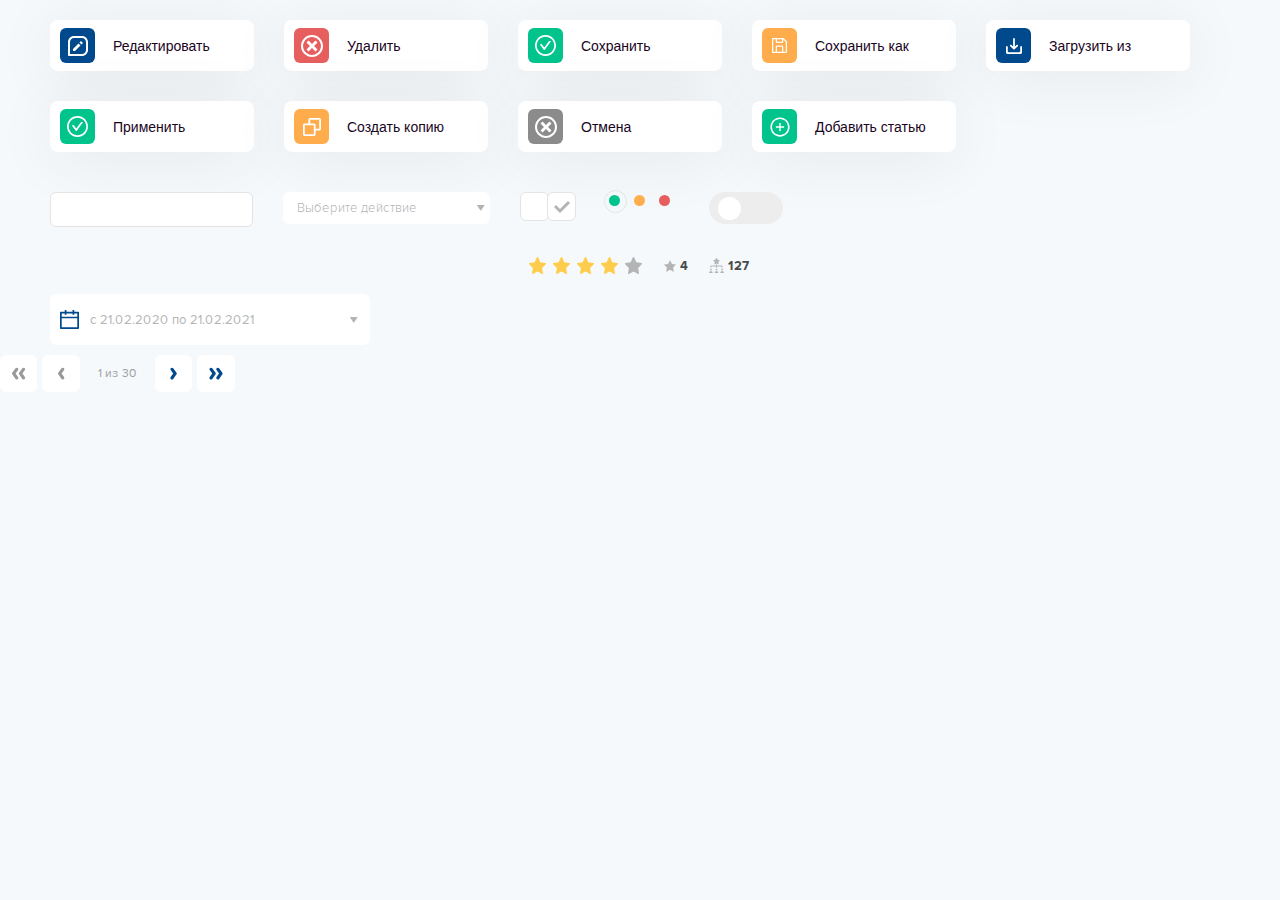
<file: ux.html>
<!DOCTYPE html>
<html lang="en">

<head>
    <meta charset="UTF-8">
    <meta http-equiv="X-UA-Compatible" content="IE=edge">
    <meta name="viewport" content="width=device-width, initial-scale=1.0">
    <title>UX</title>
    <link rel="stylesheet" href="css/nice-select.css">
    <link rel="stylesheet" href="css/datepicker.css">
    <link rel="stylesheet" href="https://cdn.jsdelivr.net/npm/bootstrap@4.6.0/dist/css/bootstrap.min.css" integrity="sha384-B0vP5xmATw1+K9KRQjQERJvTumQW0nPEzvF6L/Z6nronJ3oUOFUFpCjEUQouq2+l" crossorigin="anonymous">
    <link rel="stylesheet" href="css/style.css">
</head>

<body>
    <div class="buttons">
        <button class="edit-btn custom-btn">
            <i>
                <svg width="20" height="20" viewBox="0 0 20 20" fill="none" xmlns="http://www.w3.org/2000/svg">
                    <path d="M14 0H6C2.691 0 0 2.691 0 6V19C0 19.2652 0.105357 19.5196 0.292893 19.7071C0.48043 19.8946 0.734784 20 1 20H14C17.309 20 20 17.309 20 14V6C20 2.691 17.309 0 14 0ZM18 14C18 16.206 16.206 18 14 18H2V6C2 3.794 3.794 2 6 2H14C16.206 2 18 3.794 18 6V14Z" fill="white"/>
                    <path d="M5 12.9868V14.9858H6.999L12.528 9.46382L10.53 7.46582L5 12.9868Z" fill="white"/>
                    <path d="M13.4707 8.522L11.4727 6.522L12.9957 5L14.9957 6.999L13.4707 8.522Z" fill="white"/>
                </svg>
            </i>
            <span>Редактировать</span>
        </button>
        <button class="delete-btn custom-btn">
            <i>
                <svg width="22" height="22" viewBox="0 0 22 22" fill="none" xmlns="http://www.w3.org/2000/svg">
                    <path d="M11 0C8.08262 0 5.28473 1.15893 3.22183 3.22183C1.15893 5.28473 0 8.08262 0 11C0 13.9174 1.15893 16.7153 3.22183 18.7782C5.28473 20.8411 8.08262 22 11 22C13.9174 22 16.7153 20.8411 18.7782 18.7782C20.8411 16.7153 22 13.9174 22 11C22 8.08262 20.8411 5.28473 18.7782 3.22183C16.7153 1.15893 13.9174 0 11 0V0ZM11 19.9375C8.62963 19.9375 6.35634 18.9959 4.68023 17.3198C3.00413 15.6437 2.0625 13.3704 2.0625 11C2.0625 8.62963 3.00413 6.35634 4.68023 4.68023C6.35634 3.00413 8.62963 2.0625 11 2.0625C13.3704 2.0625 15.6437 3.00413 17.3198 4.68023C18.9959 6.35634 19.9375 8.62963 19.9375 11C19.9375 13.3704 18.9959 15.6437 17.3198 17.3198C15.6437 18.9959 13.3704 19.9375 11 19.9375Z" fill="#FFFFFF"/>
                    <path d="M14.4375 5.5L11 8.9375L7.5625 5.5L5.5 7.5625L8.9375 11L5.5 14.4375L7.5625 16.5L11 13.0625L14.4375 16.5L16.5 14.4375L13.0625 11L16.5 7.5625L14.4375 5.5Z" fill="#FFFFFF"/>
                </svg>
            </i>
            <span>Удалить</span>
        </button>
        <button class="save-btn custom-btn">
            <i>
                <svg width="21" height="21" viewBox="0 0 21 21" fill="none" xmlns="http://www.w3.org/2000/svg">
                    <path d="M15.7751 6H14.4522C14.1645 6 13.8909 6.13869 13.7217 6.37644L9.28767 12.5467L7.2794 9.75024C7.11017 9.51532 6.83939 9.37381 6.54887 9.37381H5.22601C5.04267 9.37381 4.93548 9.58325 5.04267 9.73326L8.55714 14.6241C8.64016 14.7404 8.74961 14.8352 8.87641 14.9005C9.00321 14.9659 9.14371 15 9.28626 15C9.42882 15 9.56932 14.9659 9.69612 14.9005C9.82292 14.8352 9.93237 14.7404 10.0154 14.6241L15.9556 6.35946C16.0656 6.20945 15.9584 6 15.7751 6Z" fill="white"/>
                    <path d="M10.5 0C4.70156 0 0 4.70156 0 10.5C0 16.2984 4.70156 21 10.5 21C16.2984 21 21 16.2984 21 10.5C21 4.70156 16.2984 0 10.5 0ZM10.5 19.2188C5.68594 19.2188 1.78125 15.3141 1.78125 10.5C1.78125 5.68594 5.68594 1.78125 10.5 1.78125C15.3141 1.78125 19.2188 5.68594 19.2188 10.5C19.2188 15.3141 15.3141 19.2188 10.5 19.2188Z" fill="white"/>
                </svg>
            </i>
            <span>Сохранить</span>
        </button>
        <button class="save-as-btn custom-btn">
            <i>
                <svg width="15" height="15" viewBox="0 0 15 15" fill="none" xmlns="http://www.w3.org/2000/svg">
                    <path d="M14.8187 3.30626L11.6937 0.18126C11.6353 0.123334 11.5661 0.0775062 11.4899 0.0464034C11.4138 0.0153005 11.3322 -0.000465111 11.25 1.04464e-05H1.25C0.918479 1.04464e-05 0.600537 0.131706 0.366116 0.366127C0.131696 0.600547 0 0.918489 0 1.25001V13.75C0 14.0815 0.131696 14.3995 0.366116 14.6339C0.600537 14.8683 0.918479 15 1.25 15H13.75C14.0815 15 14.3995 14.8683 14.6339 14.6339C14.8683 14.3995 15 14.0815 15 13.75V3.75001C15.0005 3.66775 14.9847 3.58621 14.9536 3.51007C14.9225 3.43392 14.8767 3.36466 14.8187 3.30626ZM5 1.25001H9.99999V3.75001H5V1.25001ZM9.99999 13.75H5V8.75H9.99999V13.75ZM11.25 13.75V8.75C11.25 8.41848 11.1183 8.10054 10.8839 7.86612C10.6495 7.6317 10.3315 7.50001 9.99999 7.50001H5C4.66848 7.50001 4.35053 7.6317 4.11611 7.86612C3.88169 8.10054 3.75 8.41848 3.75 8.75V13.75H1.25V1.25001H3.75V3.75001C3.75 4.08153 3.88169 4.39947 4.11611 4.63389C4.35053 4.86831 4.66848 5.00001 5 5.00001H9.99999C10.3315 5.00001 10.6495 4.86831 10.8839 4.63389C11.1183 4.39947 11.25 4.08153 11.25 3.75001V1.50626L13.75 4.00626V13.75H11.25Z" fill="#FFFFFF"/>
                </svg>
            </i>
            <span>Сохранить как</span>
        </button>
        <button class="download-btn custom-btn">
            <i>
                <svg width="16" height="16" viewBox="0 0 16 16" fill="none" xmlns="http://www.w3.org/2000/svg">
                    <path d="M14.2222 8.88889V13.3333C14.2222 13.8222 13.8222 14.2222 13.3333 14.2222H2.66667C2.17778 14.2222 1.77778 13.8222 1.77778 13.3333V8.88889C1.77778 8.4 1.37778 8 0.888889 8C0.4 8 0 8.4 0 8.88889V14.2222C0 15.2 0.8 16 1.77778 16H14.2222C15.2 16 16 15.2 16 14.2222V8.88889C16 8.4 15.6 8 15.1111 8C14.6222 8 14.2222 8.4 14.2222 8.88889ZM8.88889 8.59556L10.56 6.92444C10.6423 6.84215 10.74 6.77687 10.8475 6.73233C10.955 6.68779 11.0703 6.66487 11.1867 6.66487C11.303 6.66487 11.4183 6.68779 11.5258 6.73233C11.6333 6.77687 11.731 6.84215 11.8133 6.92444C11.8956 7.00674 11.9609 7.10444 12.0054 7.21196C12.05 7.31949 12.0729 7.43473 12.0729 7.55111C12.0729 7.66749 12.05 7.78274 12.0054 7.89026C11.9609 7.99778 11.8956 8.09548 11.8133 8.17778L8.62222 11.3689C8.53999 11.4513 8.44231 11.5167 8.33478 11.5613C8.22725 11.6059 8.11197 11.6288 7.99556 11.6288C7.87914 11.6288 7.76387 11.6059 7.65633 11.5613C7.5488 11.5167 7.45112 11.4513 7.36889 11.3689L4.17778 8.17778C4.01158 8.01158 3.9182 7.78616 3.9182 7.55111C3.9182 7.31607 4.01158 7.09065 4.17778 6.92444C4.34398 6.75824 4.5694 6.66487 4.80444 6.66487C5.03949 6.66487 5.26491 6.75824 5.43111 6.92444L7.11111 8.59556V0.888889C7.11111 0.4 7.51111 0 8 0C8.48889 0 8.88889 0.4 8.88889 0.888889V8.59556Z" fill="white"/>
                </svg>
            </i>
            <span>Загрузить из</span>
        </button>
        <button class="apply-btn custom-btn">
            <i>
                <svg width="21" height="21" viewBox="0 0 21 21" fill="none" xmlns="http://www.w3.org/2000/svg">
                    <path d="M15.7751 6H14.4522C14.1645 6 13.8909 6.13869 13.7217 6.37644L9.28767 12.5467L7.2794 9.75024C7.11017 9.51532 6.83939 9.37381 6.54887 9.37381H5.22601C5.04267 9.37381 4.93548 9.58325 5.04267 9.73326L8.55714 14.6241C8.64016 14.7404 8.74961 14.8352 8.87641 14.9005C9.00321 14.9659 9.14371 15 9.28626 15C9.42882 15 9.56932 14.9659 9.69612 14.9005C9.82292 14.8352 9.93237 14.7404 10.0154 14.6241L15.9556 6.35946C16.0656 6.20945 15.9584 6 15.7751 6Z" fill="white"/>
                    <path d="M10.5 0C4.70156 0 0 4.70156 0 10.5C0 16.2984 4.70156 21 10.5 21C16.2984 21 21 16.2984 21 10.5C21 4.70156 16.2984 0 10.5 0ZM10.5 19.2188C5.68594 19.2188 1.78125 15.3141 1.78125 10.5C1.78125 5.68594 5.68594 1.78125 10.5 1.78125C15.3141 1.78125 19.2188 5.68594 19.2188 10.5C19.2188 15.3141 15.3141 19.2188 10.5 19.2188Z" fill="white"/>
                </svg>
            </i>
            <span>Применить</span>
        </button>
        <button class="copy-btn custom-btn">
            <i>
                <svg width="18" height="18" viewBox="0 0 18 18" fill="none" xmlns="http://www.w3.org/2000/svg">
                    <path d="M16.2 0H7.2C6.2073 0 5.4 0.8073 5.4 1.8V5.4H1.8C0.8073 5.4 0 6.2073 0 7.2V16.2C0 17.1927 0.8073 18 1.8 18H10.8C11.7927 18 12.6 17.1927 12.6 16.2V12.6H16.2C17.1927 12.6 18 11.7927 18 10.8V1.8C18 0.8073 17.1927 0 16.2 0ZM1.8 16.2V7.2H10.8L10.8018 16.2H1.8ZM16.2 10.8H12.6V7.2C12.6 6.2073 11.7927 5.4 10.8 5.4H7.2V1.8H16.2V10.8Z" fill="white"/>
                </svg>
            </i>
            <span>Создать копию</span>
        </button>
        <button class="cancel-btn custom-btn">
            <i>
                <svg width="22" height="22" viewBox="0 0 22 22" fill="none" xmlns="http://www.w3.org/2000/svg">
                    <path d="M11 0C8.08262 0 5.28473 1.15893 3.22183 3.22183C1.15893 5.28473 0 8.08262 0 11C0 13.9174 1.15893 16.7153 3.22183 18.7782C5.28473 20.8411 8.08262 22 11 22C13.9174 22 16.7153 20.8411 18.7782 18.7782C20.8411 16.7153 22 13.9174 22 11C22 8.08262 20.8411 5.28473 18.7782 3.22183C16.7153 1.15893 13.9174 0 11 0V0ZM11 19.9375C8.62963 19.9375 6.35634 18.9959 4.68023 17.3198C3.00413 15.6437 2.0625 13.3704 2.0625 11C2.0625 8.62963 3.00413 6.35634 4.68023 4.68023C6.35634 3.00413 8.62963 2.0625 11 2.0625C13.3704 2.0625 15.6437 3.00413 17.3198 4.68023C18.9959 6.35634 19.9375 8.62963 19.9375 11C19.9375 13.3704 18.9959 15.6437 17.3198 17.3198C15.6437 18.9959 13.3704 19.9375 11 19.9375Z" fill="#FFFFFF"/>
                    <path d="M14.4375 5.5L11 8.9375L7.5625 5.5L5.5 7.5625L8.9375 11L5.5 14.4375L7.5625 16.5L11 13.0625L14.4375 16.5L16.5 14.4375L13.0625 11L16.5 7.5625L14.4375 5.5Z" fill="#FFFFFF"/>
                </svg>
            </i>
            <span>Отмена</span>
        </button>
        <button class="add-btn custom-btn">
            <i>
                <svg width="22" height="22" viewBox="0 0 12 12" fill="none" xmlns="http://www.w3.org/2000/svg">
                    <path d="M8.15625 5.625H6.375V3.84375C6.375 3.79219 6.33281 3.75 6.28125 3.75H5.71875C5.66719 3.75 5.625 3.79219 5.625 3.84375V5.625H3.84375C3.79219 5.625 3.75 5.66719 3.75 5.71875V6.28125C3.75 6.33281 3.79219 6.375 3.84375 6.375H5.625V8.15625C5.625 8.20781 5.66719 8.25 5.71875 8.25H6.28125C6.33281 8.25 6.375 8.20781 6.375 8.15625V6.375H8.15625C8.20781 6.375 8.25 6.33281 8.25 6.28125V5.71875C8.25 5.66719 8.20781 5.625 8.15625 5.625Z" fill="white"/>
                    <path d="M6 0.75C3.10078 0.75 0.75 3.10078 0.75 6C0.75 8.89922 3.10078 11.25 6 11.25C8.89922 11.25 11.25 8.89922 11.25 6C11.25 3.10078 8.89922 0.75 6 0.75ZM6 10.3594C3.59297 10.3594 1.64062 8.40703 1.64062 6C1.64062 3.59297 3.59297 1.64062 6 1.64062C8.40703 1.64062 10.3594 3.59297 10.3594 6C10.3594 8.40703 8.40703 10.3594 6 10.3594Z" fill="white"/>
                </svg>
            </i>
            <span>Добавить статью</span>
        </button>
    </div>

    <div class="inputs">
        <input type="text">
        <div class="select-block">
            <select class="select">
                <option disabled selected value="">Выберите действие</option>
                <option value="действие 1">действие 1</option>
                <option value="действие 2">действие 2</option>
                <option value="действие 3">действие 3</option>
            </select>
        </div>
        <!-- <input type='text' class="datepicker-here" /> -->
        <div class="check">
            <input type='checkbox' class="checkbox" id='c' />
            <label for='c'>
            </label>
            <input type='checkbox' class="checkbox" checked id='c2' />
            <label for='c2'>
            </label>
        </div>
        <div class="radio">
            <input type='radio' checked class='orange-radio' id='r' name='r' />
            <label for='r'>
            </label>
            <input type='radio' class='orange-radio' id='r2' name='r' />
            <label for='r2'>
            </label>
            <input type='radio' class='red-radio' id='r3' name='r' />
            <label for='r3'>
            </label>
        </div>
        <div class="switch-block">
            <input type="checkbox" id="toggle" class="toggle" />
            <label for="toggle" class="switch"></label>
        </div>
    </div>

    <div class="block">
        <div class="rating-block">
            <div class="rating">
                <svg class="rating__item" width="17" height="17" viewBox="0 0 17 17" fill="none" xmlns="http://www.w3.org/2000/svg">
                    <path d="M16.4505 5.98618L11.3543 5.21059L9.07611 0.374144C9.01388 0.241725 8.91152 0.134529 8.78506 0.0693701C8.46793 -0.0945772 8.08254 0.0420455 7.92397 0.374144L5.64581 5.21059L0.549539 5.98618C0.409035 6.0072 0.280575 6.07656 0.182222 6.18166C0.0633192 6.30964 -0.00220171 6.48181 5.64944e-05 6.66035C0.0023147 6.83888 0.0721672 7.00918 0.194265 7.13381L3.88148 10.8983L3.01036 16.214C2.98993 16.3376 3.003 16.4648 3.04808 16.5811C3.09316 16.6973 3.16845 16.7981 3.26541 16.8718C3.36237 16.9456 3.47713 16.9894 3.59666 16.9983C3.7162 17.0072 3.83573 16.9809 3.9417 16.9223L8.50004 14.4127L13.0584 16.9223C13.1828 16.9917 13.3273 17.0148 13.4658 16.9896C13.8151 16.9265 14.0499 16.5797 13.9897 16.214L13.1186 10.8983L16.8058 7.13381C16.9062 7.03082 16.9724 6.8963 16.9925 6.74917C17.0467 6.38134 16.8018 6.04083 16.4505 5.98618Z" fill="#FFCD4D"/>
                </svg>
                <svg class="rating__item" width="17" height="17" viewBox="0 0 17 17" fill="none" xmlns="http://www.w3.org/2000/svg">
                    <path d="M16.4505 5.98618L11.3543 5.21059L9.07611 0.374144C9.01388 0.241725 8.91152 0.134529 8.78506 0.0693701C8.46793 -0.0945772 8.08254 0.0420455 7.92397 0.374144L5.64581 5.21059L0.549539 5.98618C0.409035 6.0072 0.280575 6.07656 0.182222 6.18166C0.0633192 6.30964 -0.00220171 6.48181 5.64944e-05 6.66035C0.0023147 6.83888 0.0721672 7.00918 0.194265 7.13381L3.88148 10.8983L3.01036 16.214C2.98993 16.3376 3.003 16.4648 3.04808 16.5811C3.09316 16.6973 3.16845 16.7981 3.26541 16.8718C3.36237 16.9456 3.47713 16.9894 3.59666 16.9983C3.7162 17.0072 3.83573 16.9809 3.9417 16.9223L8.50004 14.4127L13.0584 16.9223C13.1828 16.9917 13.3273 17.0148 13.4658 16.9896C13.8151 16.9265 14.0499 16.5797 13.9897 16.214L13.1186 10.8983L16.8058 7.13381C16.9062 7.03082 16.9724 6.8963 16.9925 6.74917C17.0467 6.38134 16.8018 6.04083 16.4505 5.98618Z" fill="#FFCD4D"/>
                </svg>
                <svg class="rating__item" width="17" height="17" viewBox="0 0 17 17" fill="none" xmlns="http://www.w3.org/2000/svg">
                    <path d="M16.4505 5.98618L11.3543 5.21059L9.07611 0.374144C9.01388 0.241725 8.91152 0.134529 8.78506 0.0693701C8.46793 -0.0945772 8.08254 0.0420455 7.92397 0.374144L5.64581 5.21059L0.549539 5.98618C0.409035 6.0072 0.280575 6.07656 0.182222 6.18166C0.0633192 6.30964 -0.00220171 6.48181 5.64944e-05 6.66035C0.0023147 6.83888 0.0721672 7.00918 0.194265 7.13381L3.88148 10.8983L3.01036 16.214C2.98993 16.3376 3.003 16.4648 3.04808 16.5811C3.09316 16.6973 3.16845 16.7981 3.26541 16.8718C3.36237 16.9456 3.47713 16.9894 3.59666 16.9983C3.7162 17.0072 3.83573 16.9809 3.9417 16.9223L8.50004 14.4127L13.0584 16.9223C13.1828 16.9917 13.3273 17.0148 13.4658 16.9896C13.8151 16.9265 14.0499 16.5797 13.9897 16.214L13.1186 10.8983L16.8058 7.13381C16.9062 7.03082 16.9724 6.8963 16.9925 6.74917C17.0467 6.38134 16.8018 6.04083 16.4505 5.98618Z" fill="#FFCD4D"/>
                </svg>
                <svg class="rating__item" width="17" height="17" viewBox="0 0 17 17" fill="none" xmlns="http://www.w3.org/2000/svg">
                    <path d="M16.4505 5.98618L11.3543 5.21059L9.07611 0.374144C9.01388 0.241725 8.91152 0.134529 8.78506 0.0693701C8.46793 -0.0945772 8.08254 0.0420455 7.92397 0.374144L5.64581 5.21059L0.549539 5.98618C0.409035 6.0072 0.280575 6.07656 0.182222 6.18166C0.0633192 6.30964 -0.00220171 6.48181 5.64944e-05 6.66035C0.0023147 6.83888 0.0721672 7.00918 0.194265 7.13381L3.88148 10.8983L3.01036 16.214C2.98993 16.3376 3.003 16.4648 3.04808 16.5811C3.09316 16.6973 3.16845 16.7981 3.26541 16.8718C3.36237 16.9456 3.47713 16.9894 3.59666 16.9983C3.7162 17.0072 3.83573 16.9809 3.9417 16.9223L8.50004 14.4127L13.0584 16.9223C13.1828 16.9917 13.3273 17.0148 13.4658 16.9896C13.8151 16.9265 14.0499 16.5797 13.9897 16.214L13.1186 10.8983L16.8058 7.13381C16.9062 7.03082 16.9724 6.8963 16.9925 6.74917C17.0467 6.38134 16.8018 6.04083 16.4505 5.98618Z" fill="#FFCD4D"/>
                </svg>
                <svg width="17" height="17" viewBox="0 0 17 17" fill="none" xmlns="http://www.w3.org/2000/svg">
                    <path d="M16.4505 5.98618L11.3543 5.21059L9.07611 0.374144C9.01388 0.241725 8.91152 0.134529 8.78506 0.0693701C8.46793 -0.0945772 8.08254 0.0420455 7.92397 0.374144L5.64581 5.21059L0.549539 5.98618C0.409035 6.0072 0.280575 6.07656 0.182222 6.18166C0.0633192 6.30964 -0.00220171 6.48181 5.64944e-05 6.66035C0.0023147 6.83888 0.0721672 7.00918 0.194265 7.13381L3.88148 10.8983L3.01036 16.214C2.98993 16.3376 3.003 16.4648 3.04808 16.5811C3.09316 16.6973 3.16845 16.7981 3.26541 16.8718C3.36237 16.9456 3.47713 16.9894 3.59666 16.9983C3.7162 17.0072 3.83573 16.9809 3.9417 16.9223L8.50004 14.4127L13.0584 16.9223C13.1828 16.9917 13.3273 17.0148 13.4658 16.9896C13.8151 16.9265 14.0499 16.5797 13.9897 16.214L13.1186 10.8983L16.8058 7.13381C16.9062 7.03082 16.9724 6.8963 16.9925 6.74917C17.0467 6.38134 16.8018 6.04083 16.4505 5.98618Z" fill="#B4B4B4"/>
                </svg>
            </div>
            <div class="rating-num">
                <svg width="12" height="12" viewBox="0 0 12 12" fill="none" xmlns="http://www.w3.org/2000/svg">
                    <path d="M11.9894 4.63497C11.9641 4.55721 11.8969 4.5005 11.8159 4.48869L7.93022 3.92399L6.19252 0.403059C6.15643 0.329599 6.08168 0.283203 6.00006 0.283203C5.91844 0.283203 5.84348 0.329599 5.8076 0.403059L4.06969 3.92421L0.184033 4.48891C0.103055 4.50072 0.0360388 4.55721 0.0104781 4.63518C-0.0146531 4.71272 0.00618214 4.79821 0.0648214 4.85513L2.87671 7.59593L2.21278 11.4661C2.19903 11.5467 2.23211 11.6281 2.29805 11.6762C2.36443 11.7247 2.45228 11.731 2.52423 11.6925L6.00006 9.86546L9.47546 11.6925C9.50682 11.7091 9.5414 11.7172 9.57556 11.7172C9.62002 11.7172 9.66427 11.7035 9.70185 11.6762C9.76801 11.6281 9.80109 11.5467 9.78713 11.4661L9.12341 7.59614L11.9353 4.85513C11.9937 4.79778 12.0148 4.71251 11.9894 4.63497Z" fill="#B4B4B4"/>
                </svg>
                <span>4</span>
            </div>
            <div class="rating-group">
                <img src="img/group-star.svg" alt="">
                <span>127</span>
            </div>
        </div>

    </div>
    <div class="block">
        <div class="datapicker">
            <div class="datapicker__show">
                <img src="img/calendar.svg" alt="">
                <span>с 21.02.2020 </span>&#160;по&#160;
                <span> 21.02.2021</span>
            </div>
            <div class="datapicker__hidden">
                <div class="datapicker__hidden-nav">
                    <select class="select select-month">
                        <option value="Январь">Январь</option>
                        <option selected value="Февраль">Февраль</option>
                        <option value="Март">Март</option>
                        <option value="Апрель">Апрель</option>
                        <option value="Май">Май</option>
                        <option value="Июнь">Июнь</option>
                        <option value="Июль">Июль</option>
                        <option value="Август">Август</option>
                        <option value="Сентябрь">Сентябрь</option>
                        <option value="Октябрь">Октябрь</option>
                        <option value="Ноябрь">Ноябрь</option>
                        <option value="Декабрь">Декабрь</option>
                    </select>
                    <select class="select select-year">
                        <option selected value="2020">2020</option>
                        <option value="2021">2021</option>
                        <option value="2022">2022</option>
                        <option value="2023">2023</option>
                        <option value="2024">2024</option>
                        <option value="2025">2025</option>
                        <option value="2026">2026</option>
                        <option value="2027">2027</option>
                        <option value="2028">2028</option>
                        <option value="2029">2029</option>
                        <option value="2030">2030</option>
                        <option value="2031">2031</option>
                        <option value="2032">2032</option>
                    </select>
                </div>
                <div class="datapicker__days-top">
                    <div>Пн</div>
                    <div>Вт</div>
                    <div>Ср</div>
                    <div>Чт</div>
                    <div>Пт</div>
                    <div>Сб</div>
                    <div>Вс</div>
                </div>
                <div class="datapicker__days">
                    <div class="datapicker__day datapicker__day--disabled">28</div>
                    <div class="datapicker__day datapicker__day--disabled">29</div>
                    <div class="datapicker__day datapicker__day--disabled">30</div>
                    <div class="datapicker__day datapicker__day--disabled">31</div>
                    <div class="datapicker__day">1</div>
                    <div class="datapicker__day">2</div>
                    <div class="datapicker__day datapicker__day--weekend">3</div>
                    <div class="datapicker__day">4</div>
                    <div class="datapicker__day">5</div>
                    <div class="datapicker__day">6</div>
                    <div class="datapicker__day">7</div>
                    <div class="datapicker__day">8</div>
                    <div class="datapicker__day">9</div>
                    <div class="datapicker__day datapicker__day--weekend">10</div>
                    <div class="datapicker__day">11</div>
                    <div class="datapicker__day">12</div>
                    <div class="datapicker__day">13</div>
                    <div class="datapicker__day">14</div>
                    <div class="datapicker__day">15</div>
                    <div class="datapicker__day">16</div>
                    <div class="datapicker__day datapicker__day--weekend">17</div>
                    <div class="datapicker__day">18</div>
                    <div class="datapicker__day">19</div>
                    <div class="datapicker__day">20</div>
                    <div class="datapicker__day datapicker__day--from">21</div>
                    <div class="datapicker__day">22</div>
                    <div class="datapicker__day datapicker__day--to">23</div>
                    <div class="datapicker__day datapicker__day--weekend">24</div>
                    <div class="datapicker__day">25</div>
                    <div class="datapicker__day">26</div>
                    <div class="datapicker__day">27</div>
                    <div class="datapicker__day">28</div>
                    <div class="datapicker__day">29</div>
                    <div class="datapicker__day">30</div>
                    <div class="datapicker__day datapicker__day--disabled datapicker__day--weekend">1</div>
                </div>
            </div>
        </div>
    </div>

    <div class="pagination">
        <button class="pagination__btn pagination__btn--disabled">
            <svg width="15" height="13" viewBox="0 0 15 13" fill="none" xmlns="http://www.w3.org/2000/svg">
                <path d="M1.089 7.08982L4.53102 11.9035C4.82069 12.3125 5.28929 12.5596 5.79196 12.5596C7.06142 12.5596 7.79413 11.1282 7.06142 10.0973L4.5651 6.59567L7.06142 3.09401C7.80264 2.06311 7.06142 0.631772 5.79196 0.631772C5.28929 0.631772 4.81218 0.878848 4.5225 1.2878L1.08048 6.10152C0.876002 6.39971 0.876002 6.79163 1.089 7.08982Z" fill="#00498D"/>
                <path d="M7.90443 7.08982L11.3379 11.9035C11.6361 12.3125 12.1047 12.5596 12.6074 12.5596C13.8768 12.5596 14.6181 11.1282 13.8768 10.0973L11.3805 6.59567L13.8768 3.09401C14.6181 2.06311 13.8768 0.631772 12.6074 0.631772C12.1047 0.631772 11.6276 0.878848 11.3379 1.2878L7.89591 6.10152C7.69143 6.39971 7.69143 6.79163 7.90443 7.08982Z" fill="#00498D"/>
            </svg>
        </button>
        <button class="pagination__btn pagination__btn--disabled">
            <svg width="8" height="13" viewBox="0 0 8 13" fill="none" xmlns="http://www.w3.org/2000/svg">
                <path d="M1.09583 7.08982L4.53786 11.9035C4.82753 12.3125 5.29612 12.5596 5.79879 12.5596C7.06825 12.5596 7.80096 11.1282 7.06825 10.0973L4.57194 6.59567L7.06825 3.09401C7.80948 2.06311 7.06825 0.631772 5.79879 0.631772C5.29612 0.631772 4.81901 0.878848 4.52934 1.2878L1.08731 6.10152C0.882838 6.39971 0.882838 6.79163 1.09583 7.08982Z" fill="#00498D"/>
            </svg>
        </button>
        <span>1 из 30</span>
        <button class="pagination__btn">
            <svg width="7" height="13" viewBox="0 0 7 13" fill="none" xmlns="http://www.w3.org/2000/svg">
                <path d="M6.66393 6.10146L3.22191 1.28774C2.93224 0.87879 2.46364 0.631714 1.96097 0.631714C0.691513 0.631714 -0.0411954 2.06305 0.691512 3.09395L3.18783 6.59561L0.691512 10.0973C-0.0497153 11.1282 0.691513 12.5595 1.96097 12.5595C2.46364 12.5595 2.94075 12.3124 3.23043 11.9035L6.67245 7.08976C6.87693 6.79157 6.87693 6.39966 6.66393 6.10146Z" fill="#00498D"/>
            </svg>
        </button>
        <button class="pagination__btn">
            <svg width="14" height="13" viewBox="0 0 14 13" fill="none" xmlns="http://www.w3.org/2000/svg">
                <path d="M13.5223 6.10146L10.0803 1.28774C9.79063 0.87879 9.32204 0.631714 8.81937 0.631714C7.54991 0.631714 6.8172 2.06305 7.54991 3.09395L10.0462 6.59561L7.54991 10.0973C6.80868 11.1282 7.54991 12.5595 8.81937 12.5595C9.32204 12.5595 9.79915 12.3124 10.0888 11.9035L13.5308 7.08976C13.7353 6.79157 13.7353 6.39966 13.5223 6.10146Z" fill="#00498D"/>
                <path d="M6.7069 6.10146L3.2734 1.28774C2.9752 0.87879 2.50661 0.631714 2.00394 0.631714C0.734481 0.631714 -0.00674638 2.06305 0.734481 3.09395L3.2308 6.59561L0.734481 10.0973C-0.00674638 11.1282 0.734481 12.5595 2.00394 12.5595C2.50661 12.5595 2.98372 12.3124 3.2734 11.9035L6.71542 7.08976C6.9199 6.79157 6.9199 6.39966 6.7069 6.10146Z" fill="#00498D"/>
            </svg>
        </button>
    </div>




    <script src="js/jquery-1.11.3.min.js"></script>
    <script src="js/bootstrap.min.js"></script>
    <script src="js/jquery.mCustomScrollbar.concat.min.js"></script>
    <script src="js/jquery.nice-select.min.js"></script>
    <script src="js/datapicker.js"></script>
    <script src="js/index.js"></script>
</body>


</html>
</file>
<file: css/nice-select.css>
.nice-select {
  -webkit-tap-highlight-color: transparent;
  background-color: #fff;
  border-radius: 5px;
  border: solid 1px #e8e8e8;
  -webkit-box-sizing: border-box;
  box-sizing: border-box;
  cursor: pointer;
  display: block;
  float: left;
  font-family: inherit;
  font-size: 14px;
  font-weight: normal;
  height: 42px;
  line-height: 40px;
  outline: none;
  padding-left: 18px;
  padding-right: 30px;
  position: relative;
  text-align: left !important;
  -webkit-transition: all 0.2s ease-in-out;
  transition: all 0.2s ease-in-out;
  -webkit-user-select: none;
     -moz-user-select: none;
      -ms-user-select: none;
          user-select: none;
  white-space: nowrap;
  width: auto;
  background: #ffffff !important;
  padding: 0 10px;
  font-size: 13px;
  color: #212121;
  height: 22px;
  line-height: 22px;
  background: #ffffff !important;
  border: 1px solid #e0e0e0;
  width: 142px;
  font-weight: 300;
}
.ncatlist .ncatfilterselect .nice-select, .cartselect.nice-select{
  width: 100%;
}
.shoplist .shoplist-menu .nice-select{
  width: 380px;
    height: 52px;
    border: 1px solid #e0e0e0;
    border-radius: 3px;
    line-height: 52px;
    padding: 0 15px;
    color: #cccccc;
}
.shoplist .shoplist-menu .nice-select:after{
    background: url(../images/seldropblack.png) no-repeat;
    content: "";
    position: absolute;
    z-index: 1;
    right: 15px;
    top: 50%;
    width: 13px;
    height: 13px;
    display: block;
    margin-top: -7px;
    -webkit-transform: rotate(0deg);
    transform: rotate(0deg);
}
.shoplist .shoplist-menu .nice-select.open:after {
    -webkit-transform: rotate(-180deg);
    transform: rotate(-180deg); }
  .nice-select:hover {
    border-color: #dbdbdb; }
  .nice-select:active, .nice-select.open, .nice-select:focus {
    border-color: #999; }
  .nice-select:after {
        content: "";
    position: absolute;
    z-index: 7;
    top: 2px;
    right: 10px;
    width: 8px;
    height: 16px;
    cursor: pointer;
    -webkit-transform: rotate(-90deg);
    transform: rotate(-90deg);
    -webkit-transition: all 0.3s;
    transition: all 0.3s;
    background-size: 4px auto; }
  .nice-select.open:after {
    -webkit-transform: rotate(-270deg);
            transform: rotate(-270deg); }
  .nice-select.open .list {
    opacity: 1;
    pointer-events: auto;
    -webkit-transform: scale(1) translateY(0);
            transform: scale(1) translateY(0); }
  .nice-select.disabled {
    border-color: #ededed;
    color: #999;
    pointer-events: none; }
    .nice-select.disabled:after {
      border-color: #cccccc; }
  .nice-select.wide {
    width: 100%; }
    .nice-select.wide .list {
      left: 0 !important;
      right: 0 !important; }
  .nice-select.right {
    float: right; }
    .nice-select.right .list {
      left: auto;
      right: 0; }
  .nice-select.small {
    font-size: 12px;
    height: 36px;
    line-height: 34px; }
    .nice-select.small:after {
      height: 4px;
      width: 4px; }
    .nice-select.small .option {
      line-height: 34px;
      min-height: 34px; }
  .nice-select .list {
    background-color: #fff;
    border-radius: 5px;
    -webkit-box-shadow: 0 0 0 1px rgba(68, 68, 68, 0.11);
    box-shadow: 0 0 0 1px rgba(68, 68, 68, 0.11);
    -webkit-box-sizing: border-box;
    box-sizing: border-box;
    margin-top: 4px;
    opacity: 0;
    overflow: hidden;
    padding: 0;
    pointer-events: none;
    position: absolute;
    top: 100%;
    left: 0;
    width: 100%;
    -webkit-transition: all 0.2s cubic-bezier(0.5, 0, 0, 1.25), opacity 0.15s ease-out;
    transition: all 0.2s cubic-bezier(0.5, 0, 0, 1.25), opacity 0.15s ease-out;
    z-index: 9; }
    .nice-select .list:hover .option:not(:hover) {
      background-color: transparent !important; }
  .nice-select .option {
    cursor: pointer;
    font-weight: 400;
    list-style: none;
    outline: none;
    padding-left: 18px;
    padding-right: 29px;
    padding: 6px 10px;
    font-size: 12px;
    line-height: 1;
    border-top: 1px dotted #e0e0e0;
    text-align: left;
    -webkit-transition: all 0.2s;
    transition: all 0.2s; }
    .nice-select .option:hover, .nice-select .option.focus, .nice-select .option.selected.focus {
      background-color: #f6f6f6; }
    .nice-select .option.selected {
      font-weight: bold; width: 100%;}
    .nice-select .option.disabled {
      background-color: transparent;
      cursor: default; }

.no-csspointerevents .nice-select .list {
  display: none; }

.no-csspointerevents .nice-select.open .list {
  display: block; }

.cartFormBuy .nice-select,.cartFormBuy .cartselect{
  height: 40px;
  line-height: 40px;
  margin-bottom: 30px;
}
.cartFormBuy .nice-select:after{
  top: 12px;
}
.cartwrap .cartFormWrap .cartFormBuy .tabcart .cartselect.mt20 .nice-select{
  height: 40px;
  line-height: 40px;
  margin-bottom: 30px;
}
.cartwrap .cartFormWrap .cartFormBuy .tabcart .cartselect.mt20 .nice-select:after{
  top: 12px;
}
</file>
<file: css/datepicker.css>
.datepicker--cell-day.-other-month-,
.datepicker--cell-year.-other-decade- {
    color: #dedede;
}

.datepicker--cell-day.-other-month-:hover,
.datepicker--cell-year.-other-decade-:hover {
    color: #c5c5c5;
}

.-disabled-.-focus-.datepicker--cell-day.-other-month-,
.-disabled-.-focus-.datepicker--cell-year.-other-decade- {
    color: #dedede;
}

.-selected-.datepicker--cell-day.-other-month-,
.-selected-.datepicker--cell-year.-other-decade- {
    color: #fff;
    background: #a2ddf6;
}

.-selected-.-focus-.datepicker--cell-day.-other-month-,
.-selected-.-focus-.datepicker--cell-year.-other-decade- {
    background: #8ad5f4;
}

.-in-range-.datepicker--cell-day.-other-month-,
.-in-range-.datepicker--cell-year.-other-decade- {
    background-color: rgba(92, 196, 239, 0.1);
    color: #cccccc;
}

.-in-range-.-focus-.datepicker--cell-day.-other-month-,
.-in-range-.-focus-.datepicker--cell-year.-other-decade- {
    background-color: rgba(92, 196, 239, 0.2);
}

.datepicker--cell-day.-other-month-:empty,
.datepicker--cell-year.-other-decade-:empty {
    background: none;
    border: none;
}


/* -------------------------------------------------
      Datepicker cells
     ------------------------------------------------- */

.datepicker--cells {
    display: -webkit-flex;
    display: -ms-flexbox;
    display: flex;
    -webkit-flex-wrap: wrap;
    -ms-flex-wrap: wrap;
    flex-wrap: wrap;
}

.datepicker--cell {
    border-radius: 4px;
    box-sizing: border-box;
    cursor: pointer;
    display: -webkit-flex;
    display: -ms-flexbox;
    display: flex;
    position: relative;
    -webkit-align-items: center;
    -ms-flex-align: center;
    align-items: center;
    -webkit-justify-content: center;
    -ms-flex-pack: center;
    justify-content: center;
    height: 32px;
    z-index: 1;
}

.datepicker--cell.-focus- {
    background: #f0f0f0;
}

.datepicker--cell.-current- {
    color: #4EB5E6;
}

.datepicker--cell.-current-.-focus- {
    color: #4a4a4a;
}

.datepicker--cell.-current-.-in-range- {
    color: #4EB5E6;
}

.datepicker--cell.-in-range- {
    background: rgba(92, 196, 239, 0.1);
    color: #4a4a4a;
    border-radius: 0;
}

.datepicker--cell.-in-range-.-focus- {
    background-color: rgba(92, 196, 239, 0.2);
}

.datepicker--cell.-disabled- {
    cursor: default;
    color: #aeaeae;
}

.datepicker--cell.-disabled-.-focus- {
    color: #aeaeae;
}

.datepicker--cell.-disabled-.-in-range- {
    color: #a1a1a1;
}

.datepicker--cell.-disabled-.-current-.-focus- {
    color: #aeaeae;
}

.datepicker--cell.-range-from- {
    border: 1px solid rgba(92, 196, 239, 0.5);
    background-color: rgba(92, 196, 239, 0.1);
    border-radius: 4px 0 0 4px;
}

.datepicker--cell.-range-to- {
    border: 1px solid rgba(92, 196, 239, 0.5);
    background-color: rgba(92, 196, 239, 0.1);
    border-radius: 0 4px 4px 0;
}

.datepicker--cell.-range-from-.-range-to- {
    border-radius: 4px;
}

.datepicker--cell.-selected- {
    color: #fff;
    border: none;
    background: #5cc4ef;
}

.datepicker--cell.-selected-.-current- {
    color: #fff;
    background: #5cc4ef;
}

.datepicker--cell.-selected-.-focus- {
    background: #45bced;
}

.datepicker--cell:empty {
    cursor: default;
}

.datepicker--days-names {
    display: -webkit-flex;
    display: -ms-flexbox;
    display: flex;
    -webkit-flex-wrap: wrap;
    -ms-flex-wrap: wrap;
    flex-wrap: wrap;
    margin: 8px 0 3px;
}

.datepicker--day-name {
    color: #FF9A19;
    display: -webkit-flex;
    display: -ms-flexbox;
    display: flex;
    -webkit-align-items: center;
    -ms-flex-align: center;
    align-items: center;
    -webkit-justify-content: center;
    -ms-flex-pack: center;
    justify-content: center;
    -webkit-flex: 1;
    -ms-flex: 1;
    flex: 1;
    text-align: center;
    text-transform: uppercase;
    font-size: .8em;
}

.datepicker--cell-day {
    width: 14.28571%;
}

.datepicker--cells-months {
    height: 170px;
}

.datepicker--cell-month {
    width: 33.33%;
    height: 25%;
}

.datepicker--years {
    height: 170px;
}

.datepicker--cells-years {
    height: 170px;
}

.datepicker--cell-year {
    width: 25%;
    height: 33.33%;
}

.datepicker--cell-day.-other-month-,
.datepicker--cell-year.-other-decade- {
    color: #dedede;
}

.datepicker--cell-day.-other-month-:hover,
.datepicker--cell-year.-other-decade-:hover {
    color: #c5c5c5;
}

.-disabled-.-focus-.datepicker--cell-day.-other-month-,
.-disabled-.-focus-.datepicker--cell-year.-other-decade- {
    color: #dedede;
}

.-selected-.datepicker--cell-day.-other-month-,
.-selected-.datepicker--cell-year.-other-decade- {
    color: #fff;
    background: #a2ddf6;
}

.-selected-.-focus-.datepicker--cell-day.-other-month-,
.-selected-.-focus-.datepicker--cell-year.-other-decade- {
    background: #8ad5f4;
}

.-in-range-.datepicker--cell-day.-other-month-,
.-in-range-.datepicker--cell-year.-other-decade- {
    background-color: rgba(92, 196, 239, 0.1);
    color: #cccccc;
}

.-in-range-.-focus-.datepicker--cell-day.-other-month-,
.-in-range-.-focus-.datepicker--cell-year.-other-decade- {
    background-color: rgba(92, 196, 239, 0.2);
}

.datepicker--cell-day.-other-month-:empty,
.datepicker--cell-year.-other-decade-:empty {
    background: none;
    border: none;
}


/* -------------------------------------------------
      Datepicker
     ------------------------------------------------- */

.datepickers-container {
    position: absolute;
    left: 0;
    top: 0;
}

@media print {
    .datepickers-container {
        display: none;
    }
}

.datepicker {
    background: #fff;
    border: 1px solid #dbdbdb;
    box-shadow: 0 4px 12px rgba(0, 0, 0, 0.15);
    border-radius: 4px;
    box-sizing: content-box;
    font-family: Tahoma, sans-serif;
    font-size: 14px;
    color: #4a4a4a;
    width: 250px;
    position: absolute;
    left: -100000px;
    opacity: 0;
    transition: opacity 0.3s ease, left 0s 0.3s, -webkit-transform 0.3s ease;
    transition: opacity 0.3s ease, transform 0.3s ease, left 0s 0.3s;
    transition: opacity 0.3s ease, transform 0.3s ease, left 0s 0.3s, -webkit-transform 0.3s ease;
    z-index: 100;
}

.datepicker.-from-top- {
    -webkit-transform: translateY(-8px);
    transform: translateY(-8px);
}

.datepicker.-from-right- {
    -webkit-transform: translateX(8px);
    transform: translateX(8px);
}

.datepicker.-from-bottom- {
    -webkit-transform: translateY(8px);
    transform: translateY(8px);
}

.datepicker.-from-left- {
    -webkit-transform: translateX(-8px);
    transform: translateX(-8px);
}

.datepicker.active {
    opacity: 1;
    -webkit-transform: translate(0);
    transform: translate(0);
    transition: opacity 0.3s ease, left 0s 0s, -webkit-transform 0.3s ease;
    transition: opacity 0.3s ease, transform 0.3s ease, left 0s 0s;
    transition: opacity 0.3s ease, transform 0.3s ease, left 0s 0s, -webkit-transform 0.3s ease;
}

.datepicker-inline .datepicker {
    border-color: #d7d7d7;
    box-shadow: none;
    position: static;
    left: auto;
    right: auto;
    opacity: 1;
    -webkit-transform: none;
    transform: none;
}

.datepicker-inline .datepicker--pointer {
    display: none;
}

.datepicker--content {
    box-sizing: content-box;
    padding: 4px;
}

.-only-timepicker- .datepicker--content {
    display: none;
}

.datepicker--pointer {
    position: absolute;
    background: #fff;
    border-top: 1px solid #dbdbdb;
    border-right: 1px solid #dbdbdb;
    width: 10px;
    height: 10px;
    z-index: -1;
}

.-top-left- .datepicker--pointer,
.-top-center- .datepicker--pointer,
.-top-right- .datepicker--pointer {
    top: calc(100% - 4px);
    -webkit-transform: rotate(135deg);
    transform: rotate(135deg);
}

.-right-top- .datepicker--pointer,
.-right-center- .datepicker--pointer,
.-right-bottom- .datepicker--pointer {
    right: calc(100% - 4px);
    -webkit-transform: rotate(225deg);
    transform: rotate(225deg);
}

.-bottom-left- .datepicker--pointer,
.-bottom-center- .datepicker--pointer,
.-bottom-right- .datepicker--pointer {
    bottom: calc(100% - 4px);
    -webkit-transform: rotate(315deg);
    transform: rotate(315deg);
}

.-left-top- .datepicker--pointer,
.-left-center- .datepicker--pointer,
.-left-bottom- .datepicker--pointer {
    left: calc(100% - 4px);
    -webkit-transform: rotate(45deg);
    transform: rotate(45deg);
}

.-top-left- .datepicker--pointer,
.-bottom-left- .datepicker--pointer {
    left: 10px;
}

.-top-right- .datepicker--pointer,
.-bottom-right- .datepicker--pointer {
    right: 10px;
}

.-top-center- .datepicker--pointer,
.-bottom-center- .datepicker--pointer {
    left: calc(50% - 10px / 2);
}

.-left-top- .datepicker--pointer,
.-right-top- .datepicker--pointer {
    top: 10px;
}

.-left-bottom- .datepicker--pointer,
.-right-bottom- .datepicker--pointer {
    bottom: 10px;
}

.-left-center- .datepicker--pointer,
.-right-center- .datepicker--pointer {
    top: calc(50% - 10px / 2);
}

.datepicker--body {
    display: none;
}

.datepicker--body.active {
    display: block;
}

.datepicker--cell-day.-other-month-,
.datepicker--cell-year.-other-decade- {
    color: #dedede;
}

.datepicker--cell-day.-other-month-:hover,
.datepicker--cell-year.-other-decade-:hover {
    color: #c5c5c5;
}

.-disabled-.-focus-.datepicker--cell-day.-other-month-,
.-disabled-.-focus-.datepicker--cell-year.-other-decade- {
    color: #dedede;
}

.-selected-.datepicker--cell-day.-other-month-,
.-selected-.datepicker--cell-year.-other-decade- {
    color: #fff;
    background: #a2ddf6;
}

.-selected-.-focus-.datepicker--cell-day.-other-month-,
.-selected-.-focus-.datepicker--cell-year.-other-decade- {
    background: #8ad5f4;
}

.-in-range-.datepicker--cell-day.-other-month-,
.-in-range-.datepicker--cell-year.-other-decade- {
    background-color: rgba(92, 196, 239, 0.1);
    color: #cccccc;
}

.-in-range-.-focus-.datepicker--cell-day.-other-month-,
.-in-range-.-focus-.datepicker--cell-year.-other-decade- {
    background-color: rgba(92, 196, 239, 0.2);
}

.datepicker--cell-day.-other-month-:empty,
.datepicker--cell-year.-other-decade-:empty {
    background: none;
    border: none;
}


/* -------------------------------------------------
      Navigation
     ------------------------------------------------- */

.datepicker--nav {
    display: -webkit-flex;
    display: -ms-flexbox;
    display: flex;
    -webkit-justify-content: space-between;
    -ms-flex-pack: justify;
    justify-content: space-between;
    border-bottom: 1px solid #efefef;
    min-height: 32px;
    padding: 4px;
}

.-only-timepicker- .datepicker--nav {
    display: none;
}

.datepicker--nav-title,
.datepicker--nav-action {
    display: -webkit-flex;
    display: -ms-flexbox;
    display: flex;
    cursor: pointer;
    -webkit-align-items: center;
    -ms-flex-align: center;
    align-items: center;
    -webkit-justify-content: center;
    -ms-flex-pack: center;
    justify-content: center;
}

.datepicker--nav-action {
    width: 32px;
    border-radius: 4px;
    -webkit-user-select: none;
    -moz-user-select: none;
    -ms-user-select: none;
    user-select: none;
}

.datepicker--nav-action:hover {
    background: #f0f0f0;
}

.datepicker--nav-action.-disabled- {
    visibility: hidden;
}

.datepicker--nav-action svg {
    width: 32px;
    height: 32px;
}

.datepicker--nav-action path {
    fill: none;
    stroke: #9c9c9c;
    stroke-width: 2px;
}

.datepicker--nav-title {
    border-radius: 4px;
    padding: 0 8px;
}

.datepicker--nav-title i {
    font-style: normal;
    color: #9c9c9c;
    margin-left: 5px;
}

.datepicker--nav-title:hover {
    background: #f0f0f0;
}

.datepicker--nav-title.-disabled- {
    cursor: default;
    background: none;
}

.datepicker--buttons {
    display: -webkit-flex;
    display: -ms-flexbox;
    display: flex;
    padding: 4px;
    border-top: 1px solid #efefef;
}

.datepicker--button {
    color: #4EB5E6;
    cursor: pointer;
    border-radius: 4px;
    -webkit-flex: 1;
    -ms-flex: 1;
    flex: 1;
    display: -webkit-inline-flex;
    display: -ms-inline-flexbox;
    display: inline-flex;
    -webkit-justify-content: center;
    -ms-flex-pack: center;
    justify-content: center;
    -webkit-align-items: center;
    -ms-flex-align: center;
    align-items: center;
    height: 32px;
}

.datepicker--button:hover {
    color: #4a4a4a;
    background: #f0f0f0;
}

.datepicker--cell-day.-other-month-,
.datepicker--cell-year.-other-decade- {
    color: #dedede;
}

.datepicker--cell-day.-other-month-:hover,
.datepicker--cell-year.-other-decade-:hover {
    color: #c5c5c5;
}

.-disabled-.-focus-.datepicker--cell-day.-other-month-,
.-disabled-.-focus-.datepicker--cell-year.-other-decade- {
    color: #dedede;
}

.-selected-.datepicker--cell-day.-other-month-,
.-selected-.datepicker--cell-year.-other-decade- {
    color: #fff;
    background: #a2ddf6;
}

.-selected-.-focus-.datepicker--cell-day.-other-month-,
.-selected-.-focus-.datepicker--cell-year.-other-decade- {
    background: #8ad5f4;
}

.-in-range-.datepicker--cell-day.-other-month-,
.-in-range-.datepicker--cell-year.-other-decade- {
    background-color: rgba(92, 196, 239, 0.1);
    color: #cccccc;
}

.-in-range-.-focus-.datepicker--cell-day.-other-month-,
.-in-range-.-focus-.datepicker--cell-year.-other-decade- {
    background-color: rgba(92, 196, 239, 0.2);
}

.datepicker--cell-day.-other-month-:empty,
.datepicker--cell-year.-other-decade-:empty {
    background: none;
    border: none;
}


/* -------------------------------------------------
      Timepicker
     ------------------------------------------------- */

.datepicker--time {
    border-top: 1px solid #efefef;
    display: -webkit-flex;
    display: -ms-flexbox;
    display: flex;
    -webkit-align-items: center;
    -ms-flex-align: center;
    align-items: center;
    padding: 4px;
    position: relative;
}

.datepicker--time.-am-pm- .datepicker--time-sliders {
    -webkit-flex: 0 1 138px;
    -ms-flex: 0 1 138px;
    flex: 0 1 138px;
    max-width: 138px;
}

.-only-timepicker- .datepicker--time {
    border-top: none;
}

.datepicker--time-sliders {
    -webkit-flex: 0 1 153px;
    -ms-flex: 0 1 153px;
    flex: 0 1 153px;
    margin-right: 10px;
    max-width: 153px;
}

.datepicker--time-label {
    display: none;
    font-size: 12px;
}

.datepicker--time-current {
    display: -webkit-flex;
    display: -ms-flexbox;
    display: flex;
    -webkit-align-items: center;
    -ms-flex-align: center;
    align-items: center;
    -webkit-flex: 1;
    -ms-flex: 1;
    flex: 1;
    font-size: 14px;
    text-align: center;
    margin: 0 0 0 10px;
}

.datepicker--time-current-colon {
    margin: 0 2px 3px;
    line-height: 1;
}

.datepicker--time-current-hours,
.datepicker--time-current-minutes {
    line-height: 1;
    font-size: 19px;
    font-family: "Century Gothic", CenturyGothic, AppleGothic, sans-serif;
    position: relative;
    z-index: 1;
}

.datepicker--time-current-hours:after,
.datepicker--time-current-minutes:after {
    content: '';
    background: #f0f0f0;
    border-radius: 4px;
    position: absolute;
    left: -2px;
    top: -3px;
    right: -2px;
    bottom: -2px;
    z-index: -1;
    opacity: 0;
}

.datepicker--time-current-hours.-focus-:after,
.datepicker--time-current-minutes.-focus-:after {
    opacity: 1;
}

.datepicker--time-current-ampm {
    text-transform: uppercase;
    -webkit-align-self: flex-end;
    -ms-flex-item-align: end;
    align-self: flex-end;
    color: #9c9c9c;
    margin-left: 6px;
    font-size: 11px;
    margin-bottom: 1px;
}

.datepicker--time-row {
    display: -webkit-flex;
    display: -ms-flexbox;
    display: flex;
    -webkit-align-items: center;
    -ms-flex-align: center;
    align-items: center;
    font-size: 11px;
    height: 17px;
    background: linear-gradient(to right, #dedede, #dedede) left 50%/100% 1px no-repeat;
}

.datepicker--time-row:first-child {
    margin-bottom: 4px;
}

.datepicker--time-row input[type='range'] {
    background: none;
    cursor: pointer;
    -webkit-flex: 1;
    -ms-flex: 1;
    flex: 1;
    height: 100%;
    padding: 0;
    margin: 0;
    -webkit-appearance: none;
}

.datepicker--time-row input[type='range']::-webkit-slider-thumb {
    -webkit-appearance: none;
}

.datepicker--time-row input[type='range']::-ms-tooltip {
    display: none;
}

.datepicker--time-row input[type='range']:hover::-webkit-slider-thumb {
    border-color: #b8b8b8;
}

.datepicker--time-row input[type='range']:hover::-moz-range-thumb {
    border-color: #b8b8b8;
}

.datepicker--time-row input[type='range']:hover::-ms-thumb {
    border-color: #b8b8b8;
}

.datepicker--time-row input[type='range']:focus {
    outline: none;
}

.datepicker--time-row input[type='range']:focus::-webkit-slider-thumb {
    background: #5cc4ef;
    border-color: #5cc4ef;
}

.datepicker--time-row input[type='range']:focus::-moz-range-thumb {
    background: #5cc4ef;
    border-color: #5cc4ef;
}

.datepicker--time-row input[type='range']:focus::-ms-thumb {
    background: #5cc4ef;
    border-color: #5cc4ef;
}

.datepicker--time-row input[type='range']::-webkit-slider-thumb {
    box-sizing: border-box;
    height: 12px;
    width: 12px;
    border-radius: 3px;
    border: 1px solid #dedede;
    background: #fff;
    cursor: pointer;
    transition: background .2s;
}

.datepicker--time-row input[type='range']::-moz-range-thumb {
    box-sizing: border-box;
    height: 12px;
    width: 12px;
    border-radius: 3px;
    border: 1px solid #dedede;
    background: #fff;
    cursor: pointer;
    transition: background .2s;
}

.datepicker--time-row input[type='range']::-ms-thumb {
    box-sizing: border-box;
    height: 12px;
    width: 12px;
    border-radius: 3px;
    border: 1px solid #dedede;
    background: #fff;
    cursor: pointer;
    transition: background .2s;
}

.datepicker--time-row input[type='range']::-webkit-slider-thumb {
    margin-top: -6px;
}

.datepicker--time-row input[type='range']::-webkit-slider-runnable-track {
    border: none;
    height: 1px;
    cursor: pointer;
    color: transparent;
    background: transparent;
}

.datepicker--time-row input[type='range']::-moz-range-track {
    border: none;
    height: 1px;
    cursor: pointer;
    color: transparent;
    background: transparent;
}

.datepicker--time-row input[type='range']::-ms-track {
    border: none;
    height: 1px;
    cursor: pointer;
    color: transparent;
    background: transparent;
}

.datepicker--time-row input[type='range']::-ms-fill-lower {
    background: transparent;
}

.datepicker--time-row input[type='range']::-ms-fill-upper {
    background: transparent;
}

.datepicker--time-row span {
    padding: 0 12px;
}

.datepicker--time-icon {
    color: #9c9c9c;
    border: 1px solid;
    border-radius: 50%;
    font-size: 16px;
    position: relative;
    margin: 0 5px -1px 0;
    width: 1em;
    height: 1em;
}

.datepicker--time-icon:after,
.datepicker--time-icon:before {
    content: '';
    background: currentColor;
    position: absolute;
}

.datepicker--time-icon:after {
    height: .4em;
    width: 1px;
    left: calc(50% - 1px);
    top: calc(50% + 1px);
    -webkit-transform: translateY(-100%);
    transform: translateY(-100%);
}

.datepicker--time-icon:before {
    width: .4em;
    height: 1px;
    top: calc(50% + 1px);
    left: calc(50% - 1px);
}

.datepicker--cell-day.-other-month-,
.datepicker--cell-year.-other-decade- {
    color: #dedede;
}

.datepicker--cell-day.-other-month-:hover,
.datepicker--cell-year.-other-decade-:hover {
    color: #c5c5c5;
}

.-disabled-.-focus-.datepicker--cell-day.-other-month-,
.-disabled-.-focus-.datepicker--cell-year.-other-decade- {
    color: #dedede;
}

.-selected-.datepicker--cell-day.-other-month-,
.-selected-.datepicker--cell-year.-other-decade- {
    color: #fff;
    background: #a2ddf6;
}

.-selected-.-focus-.datepicker--cell-day.-other-month-,
.-selected-.-focus-.datepicker--cell-year.-other-decade- {
    background: #8ad5f4;
}

.-in-range-.datepicker--cell-day.-other-month-,
.-in-range-.datepicker--cell-year.-other-decade- {
    background-color: rgba(92, 196, 239, 0.1);
    color: #cccccc;
}

.-in-range-.-focus-.datepicker--cell-day.-other-month-,
.-in-range-.-focus-.datepicker--cell-year.-other-decade- {
    background-color: rgba(92, 196, 239, 0.2);
}

.datepicker--cell-day.-other-month-:empty,
.datepicker--cell-year.-other-decade-:empty {
    background: none;
    border: none;
}
</file>
<file: css/style.css>
@charset "UTF-8";
.buttons {
  display: flex;
  gap: 30px;
  padding: 20px 50px;
  flex-wrap: wrap;
}

.custom-btn {
  background: #FFFFFF;
  box-shadow: 0px 7px 64px rgba(0, 0, 0, 0.07);
  border-radius: 8px;
  width: 204px;
  height: 51px;
  display: flex;
  padding: 0 10px;
}
.custom-btn i {
  border-radius: 6px;
  width: 35px;
  height: 35px;
  display: flex;
  justify-content: center;
  align-items: center;
  margin-right: 18px;
}
.custom-btn span {
  font-size: 14px;
  line-height: 20px;
  color: #1A051D;
}
.custom-btn:hover i {
  background-color: #fff;
}
.custom-btn:hover span {
  color: #fff;
}

.edit-btn i,
.download-btn i {
  background: #00498D;
}
.edit-btn:hover,
.download-btn:hover {
  background: #00498D;
}
.edit-btn:hover path,
.download-btn:hover path {
  fill: #00498D;
}

.delete-btn i {
  background: #E75E5E;
}
.delete-btn:hover {
  background: #E75E5E;
}
.delete-btn:hover path {
  fill: #E75E5E;
}

.save-btn i,
.apply-btn i,
.add-btn i {
  background: #00C48C;
}
.save-btn:hover,
.apply-btn:hover,
.add-btn:hover {
  background: #00C48C;
}
.save-btn:hover path,
.apply-btn:hover path,
.add-btn:hover path {
  fill: #00C48C;
}

.save-as-btn i,
.copy-btn i {
  background: #FFAD4C;
}
.save-as-btn:hover,
.copy-btn:hover {
  background: #FFAD4C;
}
.save-as-btn:hover path,
.copy-btn:hover path {
  fill: #FFAD4C;
}

.cancel-btn i {
  background: #8B8B8B;
}
.cancel-btn:hover {
  background: #8B8B8B;
}
.cancel-btn:hover path {
  fill: #8B8B8B;
}

.blue-btn {
  background-color: #00498D;
  color: #fff;
}
.blue-btn:hover {
  background-color: #003c74 !important;
  color: #fff;
}
.blue-btn:active {
  background-color: #002f5a !important;
  color: #fff;
}
.blue-btn:focus {
  box-shadow: 0px 0px 0px 4px #9BCFFD;
  background-color: #00498D;
}

.green-btn {
  background-color: #00C48C;
  color: #fff;
}
.green-btn:hover {
  background-color: #00ab7a !important;
  color: #fff;
}
.green-btn:active {
  background-color: #009168 !important;
  color: #fff;
}
.green-btn:focus {
  box-shadow: 0px 0px 0px 4px #9BCFFD;
  background-color: #00C48C;
}

.inputs {
  padding: 20px 50px;
  display: flex;
  gap: 30px;
}

input {
  background: #FFFFFF;
  border: 1px solid #E4E4E4;
  border-radius: 6px;
  font-size: 14px;
  line-height: 17px;
  padding: 6px 10px;
  color: #494A4A;
}
input::placeholder {
  color: #E4E4E4;
}

.nice-select {
  background: #FFFFFF;
  border-radius: 6px;
  height: 32px;
  border: none;
  width: 207px;
  font-size: 13px;
  line-height: 16px;
  color: #B4B4B4;
  padding: 0;
}
.nice-select > span {
  display: flex;
  align-items: center;
  width: 100%;
  height: 100%;
  padding: 0 14px;
  background-image: url(../img/select-arrow.svg);
  background-repeat: no-repeat;
  background-position: right 5px center;
}
.nice-select .list {
  background: #FFFFFF;
  border-radius: 6px;
  border: none;
  box-shadow: none;
  margin-top: 7px;
  padding: 17px 0;
}
.nice-select .option {
  border: none;
  font-size: 13px;
  line-height: 16px;
  color: #B4B4B4;
  height: 24px;
  padding: 0 14px;
  background-color: #fff !important;
  display: flex;
  align-items: center;
}
.nice-select .option.disabled {
  display: none;
}
.nice-select .option.selected {
  color: #494A4A;
}
.nice-select .option:hover {
  color: #494A4A;
}

.checkbox + label {
  position: relative;
  padding: 0 0 0 27px;
  cursor: pointer;
  font-size: 14px;
  font-weight: 400;
  color: #242424;
}

.checkbox + label:after {
  content: '';
  position: absolute;
  top: 0px;
  left: 0px;
  width: 27px;
  height: 27px;
  background: #FFFFFF;
  border: 1px solid #E4E4E4;
  border-radius: 6px;
  transition: all .3s;
}

.checkbox:checked + label:after {
  background-image: url(../img/select.svg);
  background-size: 16px auto;
  background-repeat: no-repeat;
  background-position: center;
}

input[type='radio'] {
  position: absolute;
  z-index: -1;
  opacity: 0;
  margin: 10px 0 0 20px;
}

input[type='radio'] + label {
  position: relative;
  padding: 0 0 0 25px;
  cursor: pointer;
}

input[type='radio'] + label:after {
  content: '';
  position: absolute;
  top: 0px;
  left: 0px;
  width: 21px;
  height: 21px;
  transition: .3s;
}

input[type='radio'] + label:before {
  content: '';
  position: absolute;
  top: 5px;
  left: 5px;
  width: 11px;
  height: 11px;
  transition: .3s;
  border-radius: 50%;
}

input[type='radio'].orange-radio + label:before {
  background: #FFAD4D;
}

input[type='radio'].red-radio + label:before {
  background: #E75E5E;
}

input[type='radio']:checked + label:before {
  background: #00C48C !important;
}

input[type='radio']:checked + label:after {
  border: 1px solid #E4E4E4;
  border-radius: 50%;
}

.switch {
  position: relative;
  display: inline-block;
  width: 74px;
  height: 32px;
  margin-bottom: 0;
  background: #EDEDED;
  border-radius: 20px;
  transition: all 0.3s;
  cursor: pointer;
}

.switch::after {
  content: '';
  position: absolute;
  width: 23px;
  height: 23px;
  border-radius: 50%;
  background-color: white;
  top: 4.5px;
  left: 9px;
  transition: all 0.3s;
}

.toggle:checked + .switch::after {
  left: 42px;
}

.toggle:checked + .switch {
  background: #00C48C;
}

.toggle {
  display: none;
}

.rating {
  display: flex;
  gap: 7px;
}
.rating-block {
  display: flex;
  align-items: center;
  justify-content: center;
}
.rating-num {
  margin-left: 22px;
  display: flex;
  align-items: center;
}
.rating-num span {
  margin-left: 4px;
  font-weight: bold;
  font-size: 13px;
  line-height: 16px;
  color: #494A4A;
}
.rating-group {
  display: flex;
  align-items: center;
  margin-left: 20px;
}
.rating-group span {
  margin-left: 4px;
  font-weight: bold;
  font-size: 13px;
  line-height: 16px;
  color: #494A4A;
}
.rating-group img {
  width: 15px;
}

.block {
  padding: 10px 50px;
}

.datapicker {
  position: relative;
  width: 320px;
  z-index: 10;
}
.datapicker__show {
  background-color: #FFFFFF;
  border-radius: 6px;
  height: 51px;
  display: flex;
  align-items: center;
  padding: 0 10px;
  font-size: 13px;
  line-height: 16px;
  color: #B4B4B4;
  background-image: url(../img/select-arrow.svg);
  background-repeat: no-repeat;
  background-position: right 12.5px center;
  cursor: pointer;
}
.datapicker__show img {
  margin-right: 11px;
}
.datapicker__show--active {
  background-image: none;
  pointer-events: none;
}
.datapicker__show--active ~ .datapicker__hidden {
  display: block;
}
.datapicker__hidden {
  position: absolute;
  margin-top: 6px;
  width: 100%;
  padding: 10px 16px;
  background: #FFFFFF;
  box-shadow: 0px 7px 64px rgba(0, 0, 0, 0.07);
  border-radius: 6px;
  display: none;
}
.datapicker__hidden-nav {
  display: flex;
  justify-content: center;
  align-items: center;
}
.datapicker__days {
  display: grid;
  grid-template-columns: 1fr 1fr 1fr 1fr 1fr 1fr 1fr;
  gap: 10.7px;
}
.datapicker__days-top {
  margin-bottom: 16px;
  display: grid;
  grid-template-columns: 1fr 1fr 1fr 1fr 1fr 1fr 1fr;
  margin-top: 11px;
  padding-bottom: 8px;
  border-bottom: 1px dashed #ECEBED;
}
.datapicker__days-top div {
  color: #D0C9D6;
  font-size: 12px;
  line-height: 16px;
  text-align: center;
}
.datapicker__day {
  height: 32px;
  display: flex;
  align-items: center;
  justify-content: center;
  border-radius: 50%;
  font-size: 12px;
  line-height: 16px;
  color: #3F3356;
  cursor: pointer;
}
.datapicker__day--from {
  background: #00498D;
  color: #fff;
  pointer-events: none;
}
.datapicker__day--to {
  background: #9CB9D5;
  color: #fff;
  pointer-events: none;
}
.datapicker__day--weekend {
  color: #FFA26B;
}
.datapicker__day--weekend.datapicker__day--disabled {
  color: #FFE8DA;
}
.datapicker__day--disabled {
  color: #ECEBED;
  pointer-events: none;
}

.select-month,
.select-year {
  width: 90px;
  background-color: transparent !important;
  font-size: 15px;
  line-height: 20px;
  color: #1A051D;
  margin: 0 12px;
  height: 24px;
}
.select-month span,
.select-year span {
  background-color: transparent;
  padding: 0;
  background-image: unset;
  position: relative;
  color: #1A051D;
}
.select-month span:after,
.select-year span:after {
  content: '';
  position: absolute;
  z-index: 1;
  background-color: #FFFFFF;
  width: 24px;
  height: 24px;
  box-shadow: 0px 7px 20px rgba(0, 0, 0, 0.07);
  border-radius: 6px;
  right: 0;
  top: 50%;
  transform: translateY(-50%);
  background-image: url(../img/arrow-bottom.svg);
  background-repeat: no-repeat;
  background-position: center;
}

.select-year {
  width: 75px;
  background-color: transparent;
}

.pagination {
  display: flex;
  gap: 5px;
}
.pagination__btn {
  background: #FFFFFF;
  border-radius: 6px;
  width: 37.49px;
  height: 37.49px;
  display: flex;
  align-items: center;
  justify-content: center;
}
.pagination__btn:hover {
  background: #00498D;
}
.pagination__btn:hover path {
  fill: #FFFFFF;
}
.pagination__btn--disabled {
  pointer-events: none;
}
.pagination__btn--disabled path {
  fill: #999999;
}
.pagination span {
  width: 65px;
  font-size: 12px;
  line-height: 15px;
  color: #9F9F9F;
  display: flex;
  justify-content: center;
  align-items: center;
}

@font-face {
  font-family: "Proxima Nova";
  src: url(../fonts/ProximaNova-Bold.ttf);
  font-weight: 700;
  font-style: normal;
}
@font-face {
  font-family: "Proxima Nova";
  src: url(../fonts/ProximaNova-BoldIt.ttf);
  font-weight: 700;
  font-style: italic;
}
@font-face {
  font-family: "Proxima Nova";
  src: url(../fonts/ProximaNova-Semibold.ttf);
  font-weight: 600;
  font-style: normal;
}
@font-face {
  font-family: "Proxima Nova";
  src: url(../fonts/ProximaNova-SemiboldIt.ttf);
  font-weight: 600;
  font-style: italic;
}
@font-face {
  font-family: "Proxima Nova";
  src: url(../fonts/ProximaNova-Regular.ttf);
  font-weight: 400;
  font-style: normal;
}
@font-face {
  font-family: "Proxima Nova";
  src: url(../fonts/ProximaNova-RegularIt.ttf);
  font-weight: 400;
  font-style: italic;
}
@font-face {
  font-family: "Proxima Nova";
  src: url(../fonts/ProximaNova-Light.ttf);
  font-weight: 300;
  font-style: normal;
}
@font-face {
  font-family: "Proxima Nova";
  src: url(../fonts/ProximaNova-LightIt.ttf);
  font-weight: 300;
  font-style: italic;
}
* {
  margin: 0;
  padding: 0;
  box-sizing: border-box;
}

body,
div,
p,
h1,
h2,
h3,
h4,
h5,
ul,
li,
a,
form,
label {
  margin: 0;
  padding: 0;
  border: 0;
  text-decoration: none;
  line-height: 1;
}

button,
input,
textarea {
  outline: none !important;
  font-family: 'IBM Plex Sans', sans-serif !important;
}

input[type=text]:focus,
input[type=file]:focus,
input[type=checkbox]:focus,
input[type=radio]:focus,
input:active {
  outline: none !important;
}

/*css оформление скроллбара*/
div.catalog-table-content::-webkit-scrollbar {
  -webkit-appearance: none;
  height: 7px;
}

div.catalog-table-content::-webkit-scrollbar-thumb {
  border-radius: 8px;
  background-color: rgba(0, 0, 0, 0.5);
  -webkit-box-shadow: 0 0 1px rgba(255, 255, 255, 0.5);
}

::-webkit-input-placeholder {
  color: #222;
}

::-moz-placeholder {
  color: #222;
}

/* Firefox 19+ */
:-moz-placeholder {
  color: #222;
}

/* Firefox 18- */
:-ms-input-placeholder {
  color: #222;
}

.transit {
  /* Safari */
  transition: all 0.4s;
}

input::-webkit-outer-spin-button,
input::-webkit-inner-spin-button {
  -webkit-appearance: none;
  margin: 0;
}

input[type=number] {
  -moz-appearance: textfield;
}

input {
  font-family: "Proxima Nova";
}

body {
  font-family: "Proxima Nova";
  font-weight: 400;
  background-color: #F5F9FB;
}

h1,
h2,
h3,
h4,
h5,
h6,
p,
img {
  margin: 0;
  padding: 0;
}

a {
  color: inherit;
  text-decoration: none;
  transition: 0.4s;
}
a:hover {
  text-decoration: none !important;
}
a:focus {
  text-decoration: none !important;
}

button {
  cursor: pointer;
  border: none;
  outline: none;
  box-sizing: border-box;
  transition: 0.3s;
  display: flex;
  align-items: center;
  background-color: transparent;
}

ul,
li {
  margin: 0;
  padding: 0;
  list-style: none;
}

i {
  line-height: 100%;
}

input[type='checkbox'] {
  position: absolute;
  z-index: -1;
  opacity: 0;
  margin: 10px 0 0 20px;
}

.wrapper {
  display: flex;
  height: 100vh;
  overflow-y: scroll;
}

.removed-header {
  height: 67px;
  background: #00498D;
  display: flex;
  justify-content: center;
  align-items: center;
  font-size: 30px;
  color: #fff;
  font-weight: bold;
}

.removed-sidebar {
  background: #00C48C;
  width: 121px;
  display: flex;
  justify-content: center;
  align-items: center;
  font-size: 30px;
  color: #fff;
  font-weight: bold;
  height: 100%;
}
.removed-sidebar span {
  transform: rotate(-90deg);
  white-space: nowrap;
}

main {
  padding-bottom: 37px;
  width: calc(100% - 121px);
}

.content {
  margin-top: 20px;
  padding-left: 25px;
  padding-right: 45px;
  display: flex;
  max-height: calc(100vh - 87px);
}
.content__right {
  width: 400px;
  margin-left: 30px;
}
.content__right-inner {
  background: #FFFFFF;
  border-radius: 6px;
  padding: 14px 0px;
  height: calc(100% - 60px);
}
.content__right .datapicker {
  width: calc(100% - 40px);
  margin: 0 auto;
}
.content__right .datapicker__day {
  height: 39px;
}
.content__right .datapicker__show, .content__right .datapicker__hidden {
  background-color: #F5F9FB;
}
.content__right-title {
  margin-bottom: 12px;
  font-weight: 600;
  font-size: 16px;
  line-height: 19px;
  color: #494A4A;
  padding: 0 20px;
}
.content__left {
  flex-grow: 1;
}

.content-top {
  display: flex;
  justify-content: space-between;
  align-items: center;
}
.content-top__left, .content-top__right {
  display: flex;
  align-items: center;
}

.search {
  display: flex;
  align-items: center;
}
.search input {
  width: 164px;
  height: 32px;
  margin-right: 7px;
  border: none;
}
.search button {
  border-radius: 6px;
  background-color: #00498D;
  width: 108px;
  height: 32px;
  padding: 0 20px;
}
.search button span {
  font-weight: 600;
  font-size: 13px;
  line-height: 16px;
  color: #FFFFFF;
  margin-left: 7px;
}

.action {
  margin-left: 42px;
  display: flex;
  align-items: center;
}
.action button {
  border-radius: 6px;
  width: 108px;
  height: 32px;
  margin-left: 6px;
  justify-content: center;
  font-weight: 600;
  font-size: 13px;
  line-height: 16px;
}

.import-excel,
.add-article {
  width: 193px;
  height: 32px;
  margin-left: 14px;
}
.import-excel i,
.add-article i {
  width: 22px;
  height: 22px;
  margin-right: 13px;
}

.svg-green path {
  fill: #00C48C;
}

.svg-blue path {
  fill: #00498D;
}
.svg-blue rect {
  fill: #00498D;
}
.svg-blue rect:first-child {
  stroke: #00498D;
  fill: unset;
}

.table {
  margin-top: 20px;
  height: calc(100% - 135px);
  margin-bottom: 23px;
}
.table__head {
  padding: 0 5px;
  display: flex;
  gap: 8px;
  font-weight: 600;
  font-size: 14px;
  line-height: 14px;
  color: #494A4A;
  margin-bottom: 17px;
  margin-right: 18px;
}
.table__head-title.table__head-title--active svg {
  transform: rotate(180deg);
}
.table__head-title.table__head-title--active svg path {
  fill: #00498D;
}
.table__head div {
  display: flex;
  justify-content: center;
  align-items: center;
  text-align: center;
}
.table__head div svg {
  margin-left: 3px;
}
.table__head div svg:hover {
  cursor: pointer;
}
.table__head div svg:hover path {
  fill: #00498D;
}
.table__head div:nth-child(1) {
  width: 27px;
  flex-shrink: 0;
}
.table__head div:nth-child(2) {
  width: 18%;
}
.table__head div:nth-child(3) {
  width: 30.4%;
}
.table__head div:nth-child(4) {
  width: 47%;
}
.table__rows {
  height: calc(100% - 45px);
  overflow-y: auto;
}
.table__rows .mCSB_draggerRail {
  width: 5px !important;
  background: #E4E4E4 !important;
  border-radius: 6px !important;
}
.table__rows .mCSB_dragger_bar {
  background: #00498D !important;
  border-radius: 6px !important;
  width: 5px !important;
}
.table__rows .mCSB_dragger {
  height: 211px !important;
}
.table__rows .mCSB_scrollTools {
  width: 5px !important;
}
.table__rows .mCSB_inside > .mCSB_container {
  margin-right: 18px;
}
.table__row {
  display: flex;
  gap: 8px;
  margin-top: 8px;
  position: relative;
  padding: 5px;
}
.table__row:after {
  content: '';
  position: absolute;
  z-index: 1;
  width: calc(100% + 10px);
  height: calc(100% + 10px);
  background: #F5F9FB;
  border-radius: 6px;
  top: -4px;
  left: -5px;
  transition: all .3s;
}
.table__row > div {
  min-height: 39px;
  position: relative;
  z-index: 2;
  display: flex;
  justify-content: center;
  align-items: center;
  border-radius: 6px;
  text-align: center;
  text-align: center;
  font-size: 13px;
  line-height: 16px;
  color: #494A4A;
  border-radius: 6px;
}
.table__row > div:nth-child(1) {
  width: 27px;
  flex-shrink: 0;
}
.table__row > div:nth-child(2) {
  width: 18%;
  color: #00498D;
  font-weight: 600;
  justify-content: flex-start;
  padding: 0 10px;
  background-color: #fff;
}
.table__row > div:nth-child(3) {
  width: 30.4%;
  padding: 0 10px;
  background-color: #fff;
}
.table__row > div:nth-child(4) {
  width: 47%;
  padding: 0 10px;
  background-color: #fff;
}
.table__row--active {
  position: relative;
}
.table__row--active:after {
  background: #E4E4E4;
}
.table__row--active .table__date {
  color: #FFAD4D;
}
.table__row--active .table__period button {
  background-image: url(../img/play.svg);
}
.table__rating {
  display: flex;
  align-items: center;
  justify-content: center;
  flex-wrap: wrap;
}
.table__rating > div {
  width: 100%;
}
.table__rating .rating {
  display: flex;
  align-items: center;
  justify-content: center;
}
.table__rating .rating-num {
  margin-top: 7px;
  margin-left: 0;
  width: 100%;
  display: flex;
  align-items: center;
  justify-content: center;
  gap: 5px;
}
.table__status--published {
  color: #00C48C !important;
}
.table__title {
  flex-grow: 1;
  margin-left: 6px;
  background: #FFFFFF;
  border-radius: 6px;
  padding: 0 14px;
  display: flex;
  align-items: center;
  height: 100%;
  font-weight: 600;
  font-size: 12px;
  line-height: 12px;
  color: #00498D;
}
.table__check {
  height: 100%;
}
.table__check label {
  height: 100%;
}
.table__check label:after {
  top: 50%;
  transform: translateY(-50%);
}
.table__id, .table__date, .table__tag, .table__num {
  background: #FFFFFF;
  border-radius: 6px;
  display: flex;
  align-items: center;
  justify-content: center;
  font-size: 13px;
  line-height: 16px;
  color: #494A4A;
}
.table__period {
  display: flex;
  align-items: center;
  justify-content: center;
}
.table__period button {
  width: 15px;
  height: 16px;
  background-image: url(../img/pause.svg);
  background-size: 100% 100%;
  margin-right: 8px;
}
.table__period span {
  font-size: 13px;
  line-height: 16px;
  color: #B4B4B4;
}
.table__period strong {
  font-size: 13px;
  line-height: 16px;
  color: #494A4A;
}
.table__link, .table__views, .table__google, .table__yandex {
  display: flex;
  align-items: center;
  justify-content: center;
}

.content__right-nav {
  display: flex;
  gap: 13px;
  margin-top: 10px;
}

.content-bottom {
  display: flex;
  justify-content: space-between;
  align-items: center;
}
.content-bottom__left {
  display: flex;
  align-items: center;
}
.content-bottom__right {
  font-size: 12px;
  line-height: 15px;
  text-align: right;
  color: #9F9F9F;
}

.show__all {
  width: 148px;
  height: 37px;
  background: #00498D;
  border-radius: 6px;
  margin-left: 9px;
  display: flex;
  align-items: center;
  justify-content: center;
  position: relative;
}
.show__all .select {
  position: absolute;
  width: 100%;
  background: transparent !important;
}
.show__all .select span {
  opacity: 0;
  visibility: hidden;
  display: none;
}
.show__all .select li {
  justify-content: center;
}
.show__all .select .list {
  top: -400%;
}

.categories {
  margin-top: 20px;
  padding: 0 20px;
}
.categories__title {
  font-weight: 600;
  font-size: 16px;
  line-height: 19px;
  margin-bottom: 27px;
  color: #494A4A;
}
.categories__item {
  margin-bottom: 10px;
  display: flex;
  align-items: center;
}
.categories__item span {
  font-size: 12px;
  line-height: 16px;
  letter-spacing: 0.01em;
  color: #A6ACBE;
  margin-right: 24px;
}
.categories__item strong {
  font-weight: bold;
  font-size: 13px;
  line-height: 16px;
  color: #494A4A;
  margin-left: 6px;
  margin-right: 5px;
}
.categories__item progress {
  margin-right: 20px;
  flex-grow: 1;
}
.categories__item progress, .categories__item progress::-webkit-progress-bar {
  -webkit-appearance: none;
  height: 12px;
  border: none;
  background: #F5F9FB;
  border-radius: 15px;
}
.categories__item progress::-webkit-progress-value {
  background: #00498D;
  border-radius: 15px;
}
.categories__item-view, .categories__item-click, .categories__item-like {
  display: flex;
  align-items: center;
  margin-right: 10px;
}
.categories__item-like {
  margin-right: 0;
}

.group-view {
  padding: 0 20px;
  height: 100%;
  overflow-y: auto;
}
.group-view .mCSB_draggerRail {
  width: 5px !important;
  background: #E4E4E4 !important;
  border-radius: 6px !important;
}
.group-view .mCSB_dragger_bar {
  background: #00498D !important;
  border-radius: 6px !important;
  width: 5px !important;
}
.group-view .mCSB_dragger {
  height: 184px !important;
}
.group-view .mCSB_scrollTools {
  width: 5px !important;
}
.group-view .mCSB_inside > .mCSB_container {
  margin-right: 18px;
}
.group-view__item {
  display: flex;
  margin-bottom: 10px;
}
.group-view__item > span {
  width: 110px;
  flex-shrink: 0;
  font-size: 12px;
  line-height: 15px;
  text-align: right;
  color: #8B8B8B;
}
.group-view__item > div {
  flex-grow: 1;
  margin-left: 10px;
}
.group-view__item p {
  font-size: 13px;
  line-height: 13px;
  margin-bottom: 9px;
  color: #494A4A;
}
.group-view__item strong {
  font-weight: 600;
  font-size: 13px;
  line-height: 16px;
  color: #00498D;
}

.tabs {
  display: flex;
  align-items: center;
  margin-top: -22px;
}

.tab {
  height: 51px;
  font-size: 12px;
  line-height: 15px;
  text-align: center;
  color: #9F9F9F;
  display: flex;
  align-items: center;
  margin-right: 42px;
  border-radius: 6px;
}
.tab:hover {
  color: #00498D;
  cursor: pointer;
}

.tab--active {
  background: #00498D;
  font-size: 13px;
  line-height: 16px;
  color: #FFFFFF;
  pointer-events: none;
  padding: 0 52px;
}

.group-edit {
  padding: 0 20px;
  height: 100%;
  overflow-y: auto;
}
.group-edit .mCSB_draggerRail {
  width: 5px !important;
  background: #E4E4E4 !important;
  border-radius: 6px !important;
}
.group-edit .mCSB_dragger_bar {
  background: #00498D !important;
  border-radius: 6px !important;
  width: 5px !important;
}
.group-edit .mCSB_dragger {
  height: 184px !important;
}
.group-edit .mCSB_scrollTools {
  width: 5px !important;
}
.group-edit .mCSB_inside > .mCSB_container {
  margin-right: 18px;
}
.group-edit__top {
  display: flex;
  align-items: center;
}
.group-edit__top span {
  width: 110px;
  font-size: 12px;
  line-height: 11px;
  text-align: right;
  color: #8B8B8B;
  margin-right: 16px;
  flex-shrink: 0;
}
.group-edit__top div {
  flex-grow: 1;
}
.group-edit__top input {
  height: 30px;
  font-weight: 600;
  font-size: 13px;
  line-height: 16px;
  color: #00498D;
  width: 100%;
}
.group-edit__item {
  margin-bottom: 24px;
}
.group-edit__item span {
  display: block;
  font-weight: normal;
  font-size: 12px;
  color: #8B8B8B;
}
.group-edit__item-edit-block {
  background: #FFFFFF;
  border: 1px solid #E4E4E4;
  box-sizing: border-box;
  border-radius: 6px;
  height: 106px;
  overflow-y: auto;
  padding: 10px 4px 10px 15px;
  font-size: 13px;
  line-height: 22px;
  color: #494A4A;
  margin-top: 9px;
}
.group-edit__item-edit-block .mCSB_draggerRail {
  width: 5px !important;
  background: #E4E4E4 !important;
  border-radius: 6px !important;
}
.group-edit__item-edit-block .mCSB_dragger_bar {
  background: #00498D !important;
  border-radius: 6px !important;
  width: 5px !important;
}
.group-edit__item-edit-block .mCSB_dragger {
  height: 33px !important;
}
.group-edit__item-edit-block .mCSB_scrollTools {
  width: 5px !important;
}
.group-edit__item-edit-block .mCSB_inside > .mCSB_container {
  margin-right: 4px;
}
.group-edit__item-nav {
  display: flex;
  margin-top: 9px;
  align-items: center;
  gap: 17px;
}
.group-edit__item-nav button {
  font-size: 12px;
  line-height: 14px;
  text-decoration-line: underline;
}
.group-edit__item-btn-green {
  color: #00C48C;
}
.group-edit__item-btn-red {
  color: #E75E5E;
}
.group-edit__item-btn-blue {
  color: #00498D;
  margin-left: auto;
}
</file>
